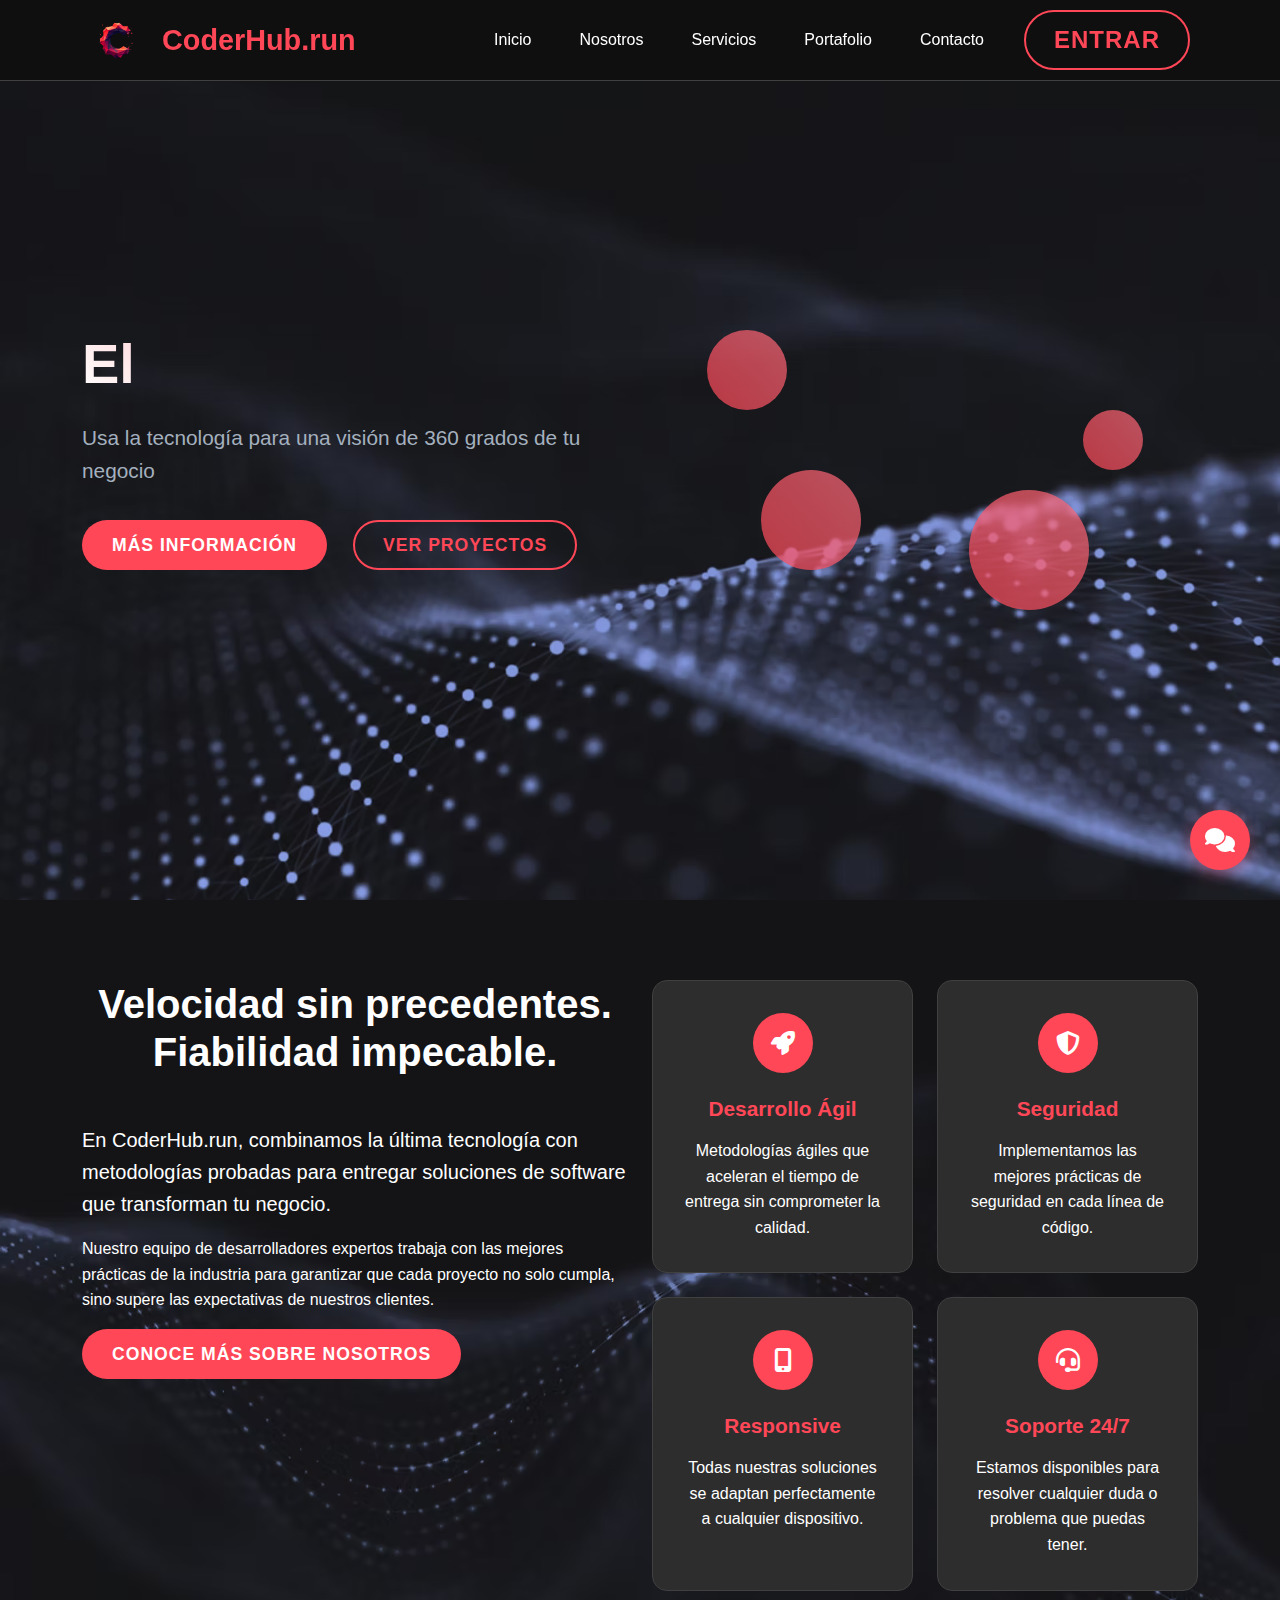
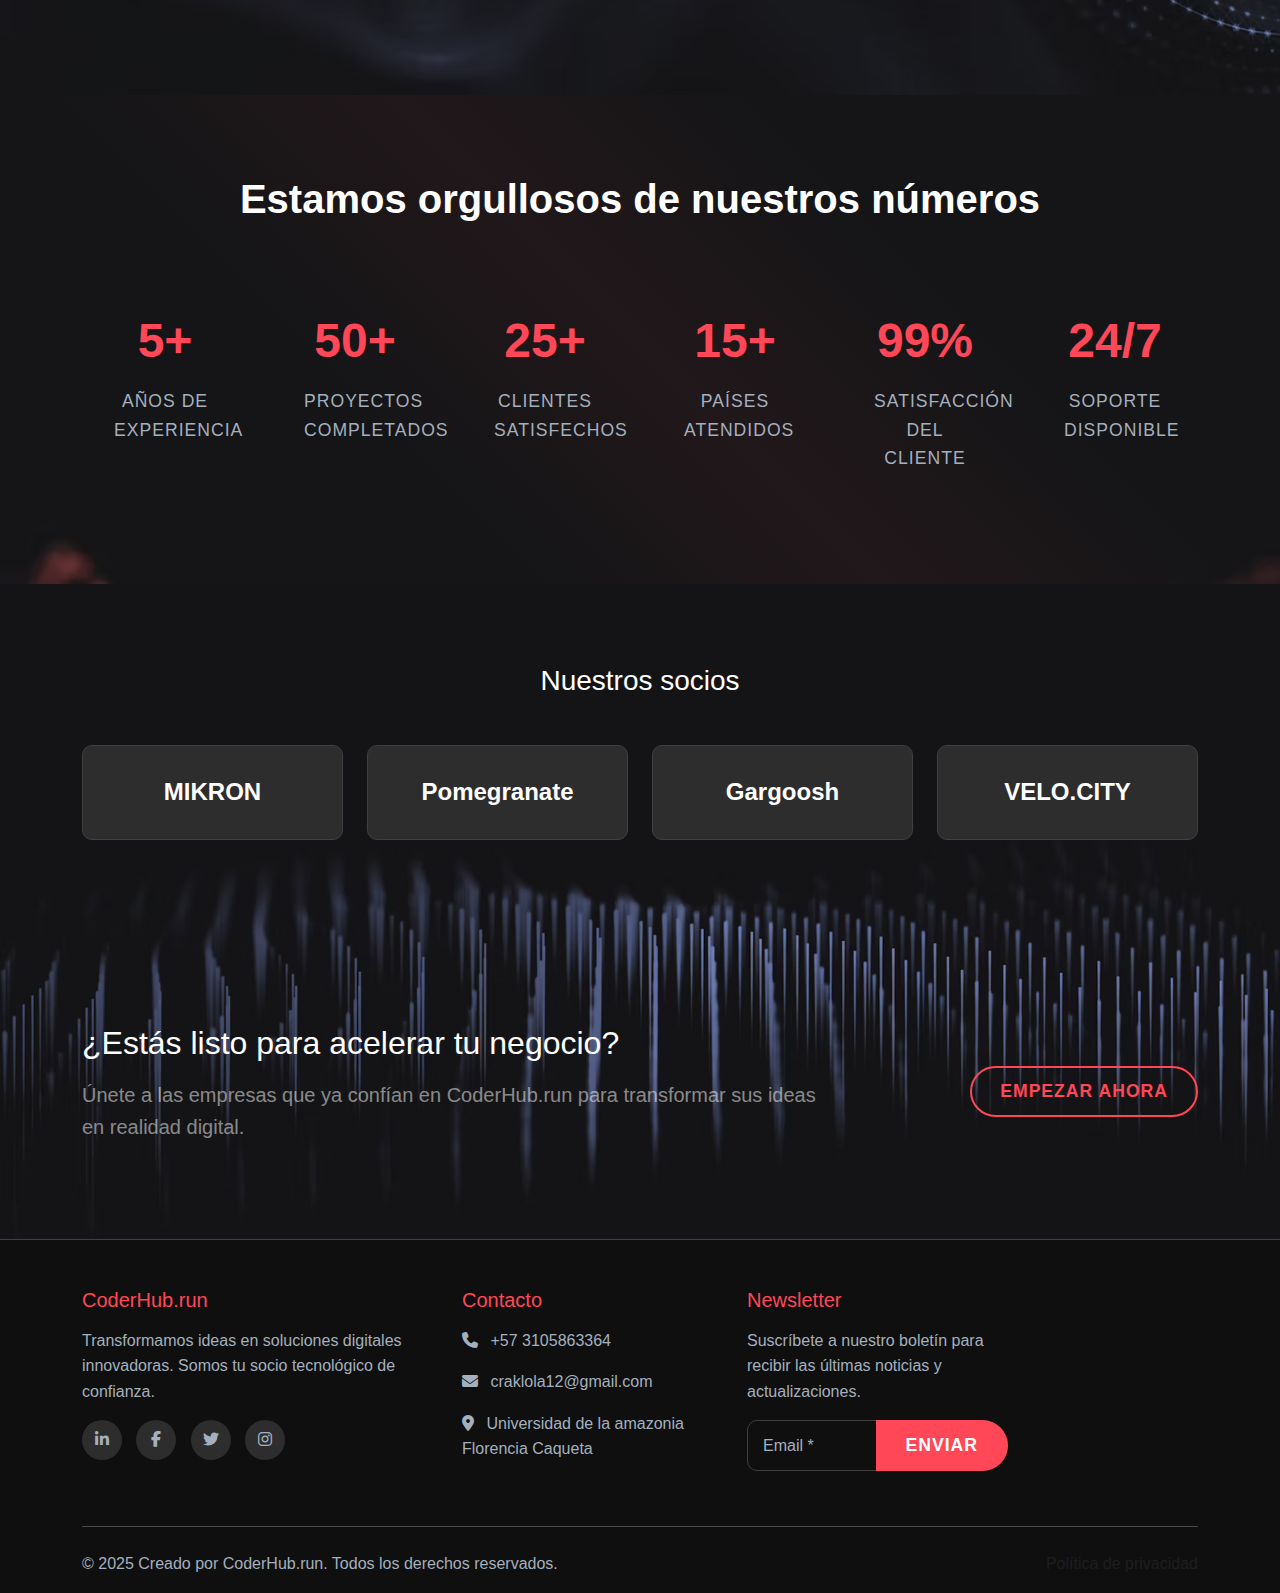
<file: index.html>
<!DOCTYPE html>
<html lang="es">

<head>
    <meta charset="UTF-8">
    <meta name="viewport" content="width=device-width, initial-scale=1.0">
    <title>CoderHub.run - El nuevo estándar en desarrollo de software</title>

    <!-- Bootstrap CSS -->
    <link href="https://cdn.jsdelivr.net/npm/bootstrap@5.3.0/dist/css/bootstrap.min.css" rel="stylesheet">
    <!-- Animate.css -->
    <link rel="stylesheet" href="https://cdnjs.cloudflare.com/ajax/libs/animate.css/4.1.1/animate.min.css">
    <!-- Font Awesome -->
    <link rel="stylesheet" href="https://cdnjs.cloudflare.com/ajax/libs/font-awesome/6.4.0/css/all.min.css">
    <!--CSS -->
    <link rel="stylesheet" href="css/styles.css">
</head>

<body>
    <!-- Navegacion -->
    <nav class="navbar navbar-expand-lg navbar-dark">
        <div class="container">
            <a class="navbar-brand" href="index.html">
                <img src="images/logo.png" class="logo-icon">
                CoderHub.run
            </a>

            <button class="navbar-toggler" type="button" data-bs-toggle="collapse" data-bs-target="#navbarNav">
                <span class="navbar-toggler-icon"></span>
            </button>
            <div class="collapse navbar-collapse" id="navbarNav">
                <ul class="navbar-nav ms-auto">
                    <li class="nav-item">
                        <a class="nav-link" href="index.html">Inicio</a>
                    </li>
                    <li class="nav-item">
                        <a class="nav-link" href="html/about.html">Nosotros</a>
                    </li>
                    <li class="nav-item">
                        <a class="nav-link" href="html/services.html">Servicios</a>
                    </li>
                    <li class="nav-item">
                        <a class="nav-link" href="html/portfolio.html">Portafolio</a>
                    </li>
                    <li class="nav-item">
                        <a class="nav-link" href="html/contact.html">Contacto</a>
                    </li>
                </ul>
                <div class="ms-3" >
                    <a href="html/contact.html" class="btn btn-outline me-2" style="font-size: 1.5rem;">Entrar</a>
                </div>
            </div>
        </div>
    </nav>

    <!-- Main Section -->
    <main class="hero hero-index">
        <div class="container">
            <div class="row align-items-center">
                <div class="col-lg-6">
                    <div class="hero-content">
                        <h1 class="animate__animated animate__fadeInUp">El nuevo estándar en desarrollo de software</h1>
                        <p class="animate__animated animate__fadeInUp animate__delay-1s">Usa la tecnología para una
                            visión de 360 grados de tu negocio</p>
                        <div class="animate__animated animate__fadeInUp animate__delay-2s">
                            <a href="html/contact.html" class="btn btn-primary btn-lg me-3">Más información</a>
                            <a href="html/portfolio.html" class="btn btn-outline btn-lg">Ver proyectos</a>
                        </div>
                    </div>
                </div>
                <div class="col-lg-6">
                    <div class="text-center">
                        <div class="hero-visual animate__animated animate__fadeInRight animate__delay-1s">
                            <div class="floating-elements">
                                <div class="element element-1"></div>
                                <div class="element element-2"></div>
                                <div class="element element-3"></div>
                                <div class="element element-4"></div>
                            </div>
                        </div>
                    </div>
                </div>
            </div>
        </div>
    </main>

    <!-- Features Section -->
    <section class="section section-feature bg-darker">
        <div class="container">
            <div class="row">
                <div class="col-lg-6">
                    <div class="feature-content">
                        <h2 class="section-title text-start">Velocidad sin precedentes. Fiabilidad impecable.</h2>
                        <p class="lead">En CoderHub.run, combinamos la última tecnología con metodologías probadas para
                            entregar soluciones de software que transforman tu negocio.</p>
                        <p>Nuestro equipo de desarrolladores expertos trabaja con las mejores prácticas de la industria
                            para garantizar que cada proyecto no solo cumpla, sino supere las expectativas de nuestros
                            clientes.</p>
                        <a href="html/about.html" class="btn btn-primary">Conoce más sobre nosotros</a>
                    </div>
                </div>
                <div class="col-lg-6">
                    <div class="row">
                        <div class="col-md-6 mb-4">
                            <div class="card h-100">
                                <div class="card-body text-center">
                                    <div class="service-icon mx-auto">
                                        <i class="fas fa-rocket"></i>
                                    </div>
                                    <h5 class="card-title">Desarrollo Ágil</h5>
                                    <p class="card-text">Metodologías ágiles que aceleran el tiempo de entrega sin
                                        comprometer la calidad.</p>
                                </div>
                            </div>
                        </div>
                        <div class="col-md-6 mb-4">
                            <div class="card h-100">
                                <div class="card-body text-center">
                                    <div class="service-icon mx-auto">
                                        <i class="fas fa-shield-alt"></i>
                                    </div>
                                    <h5 class="card-title">Seguridad</h5>
                                    <p class="card-text">Implementamos las mejores prácticas de seguridad en cada línea
                                        de código.</p>
                                </div>
                            </div>
                        </div>
                        <div class="col-md-6 mb-4">
                            <div class="card h-100">
                                <div class="card-body text-center">
                                    <div class="service-icon mx-auto">
                                        <i class="fas fa-mobile-alt"></i>
                                    </div>
                                    <h5 class="card-title">Responsive</h5>
                                    <p class="card-text">Todas nuestras soluciones se adaptan perfectamente a cualquier
                                        dispositivo.</p>
                                </div>
                            </div>
                        </div>
                        <div class="col-md-6 mb-4">
                            <div class="card h-100">
                                <div class="card-body text-center">
                                    <div class="service-icon mx-auto">
                                        <i class="fas fa-headset"></i>
                                    </div>
                                    <h5 class="card-title">Soporte 24/7</h5>
                                    <p class="card-text">Estamos disponibles para resolver cualquier duda o problema que
                                        puedas tener.</p>
                                </div>
                            </div>
                        </div>
                    </div>
                </div>
            </div>
        </div>
    </section>

    <!-- Statistics Section -->
    <section class="stats-section">
        <div class="container">
            <h2 class="section-title">Estamos orgullosos de nuestros números</h2>
            <div class="row">
                <div class="col-lg-2 col-md-4 col-6">
                    <div class="stat-item">
                        <span class="stat-number">5+</span>
                        <div class="stat-label">Años de experiencia</div>
                    </div>
                </div>
                <div class="col-lg-2 col-md-4 col-6">
                    <div class="stat-item">
                        <span class="stat-number">50+</span>
                        <div class="stat-label">Proyectos completados</div>
                    </div>
                </div>
                <div class="col-lg-2 col-md-4 col-6">
                    <div class="stat-item">
                        <span class="stat-number">25+</span>
                        <div class="stat-label">Clientes satisfechos</div>
                    </div>
                </div>
                <div class="col-lg-2 col-md-4 col-6">
                    <div class="stat-item">
                        <span class="stat-number">15+</span>
                        <div class="stat-label">Países atendidos</div>
                    </div>
                </div>
                <div class="col-lg-2 col-md-4 col-6">
                    <div class="stat-item">
                        <span class="stat-number">99%</span>
                        <div class="stat-label">Satisfacción del cliente</div>
                    </div>
                </div>
                <div class="col-lg-2 col-md-4 col-6">
                    <div class="stat-item">
                        <span class="stat-number">24/7</span>
                        <div class="stat-label">Soporte disponible</div>
                    </div>
                </div>
            </div>
        </div>
    </section>


    <section class="partners-section-cta">
        <!-- Partners Section -->
        <section class="section partners-section">
            <div class="container">
                <h3 class="text-center mb-5">Nuestros socios</h3>
                <div class="row align-items-center">
                    <div class="col-lg-3 col-md-6 text-center mb-4">
                        <div class="partner-logo">
                            <h4>MIKRON</h4>
                        </div>
                    </div>
                    <div class="col-lg-3 col-md-6 text-center mb-4">
                        <div class="partner-logo">
                            <h4>Pomegranate</h4>
                        </div>
                    </div>
                    <div class="col-lg-3 col-md-6 text-center mb-4">
                        <div class="partner-logo">
                            <h4>Gargoosh</h4>
                        </div>
                    </div>
                    <div class="col-lg-3 col-md-6 text-center mb-4">
                        <div class="partner-logo">
                            <h4>VELO.CITY</h4>
                        </div>
                    </div>
                </div>
            </div>
        </section>

        <!-- CTA Section -->
        <section class="section cta-section">
            <div class="container">
                <div class="row align-items-center">
                    <div class="col-lg-8">
                        <h2 class="text-white mb-3">¿Estás listo para acelerar tu negocio?</h2>
                        <p class="text-white-50 lead">Únete a las empresas que ya confían en CoderHub.run para
                            transformar sus ideas en realidad digital.</p>
                    </div>
                    <div class="col-lg-4 text-lg-end">
                        <a href="html/contact.html" class="btn btn-outline btn-lg">Empezar ahora</a>
                    </div>
                </div>
            </div>
        </section>
    </section>
    <!-- Partners Section -->

    <!-- Footer -->
    <footer class="footer">
        <div class="container">
            <div class="row">
                <div class="col-lg-4 mb-4">
                    <h5>CoderHub.run</h5>
                    <p>Transformamos ideas en soluciones digitales innovadoras. Somos tu socio tecnológico de confianza.
                    </p>
                    <div class="social-links">
                        <a href="#"><i class="fab fa-linkedin-in"></i></a>
                        <a href="#"><i class="fab fa-facebook-f"></i></a>
                        <a href="#"><i class="fab fa-twitter"></i></a>
                        <a href="#"><i class="fab fa-instagram"></i></a>
                    </div>
                </div>
                <div class="col-lg-3 col-md-6 mb-4">
                    <h5>Contacto</h5>
                    <p><i class="fas fa-phone me-2"></i> +57 3105863364</p>
                    <p><i class="fas fa-envelope me-2"></i> craklola12@gmail.com</p>
                    <p><i class="fas fa-map-marker-alt me-2"></i> Universidad de la amazonia<br>Florencia Caqueta
                    </p>
                </div>
                <div class="col-lg-3 mb-4">
                    <h5>Newsletter</h5>
                    <p>Suscríbete a nuestro boletín para recibir las últimas noticias y actualizaciones.</p>
                    <div class="input-group">
                        <input type="email" class="form-control" placeholder="Email *">
                        <button class="btn btn-primary" type="button">Enviar</button>
                    </div>
                </div>
            </div>
            <hr class="my-4">
            <div class="row align-items-center">
                <div class="col-md-6">
                    <p class="mb-0">&copy; 2025 Creado por CoderHub.run. Todos los derechos reservados.</p>
                </div>
                <div class="col-md-6 text-md-end">
                    <a href="#" class="text-muted">Política de privacidad</a>
                </div>
            </div>
        </div>
    </footer>

    <!-- Floating Chat Button -->
    <a href="html/contact.html" class="floating-chat">
        <i class="fas fa-comments"></i>
    </a>

    <!-- Bootstrap JS -->
    <script src="https://cdn.jsdelivr.net/npm/bootstrap@5.3.0/dist/js/bootstrap.bundle.min.js"></script>
    <!-- Custom JS -->
    <script src="js/main.js"></script>
</body>

</html>
</file>
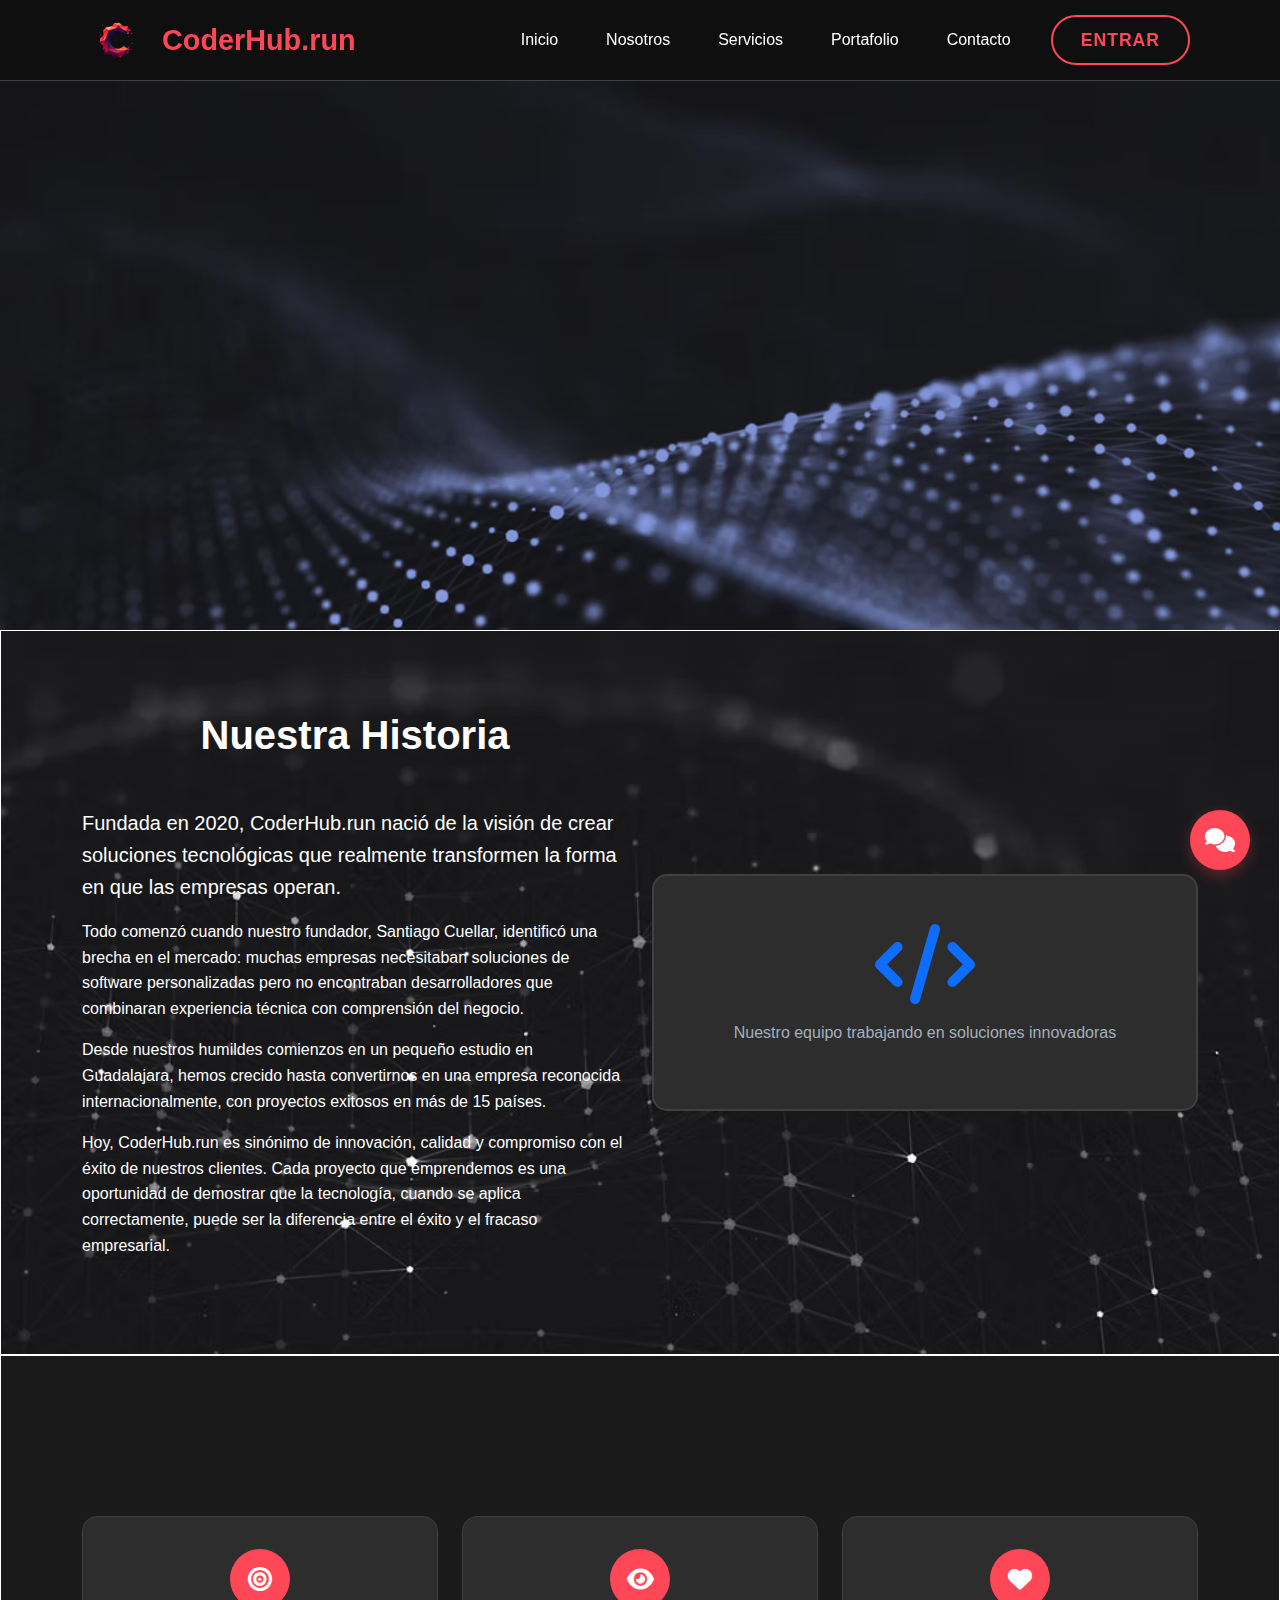
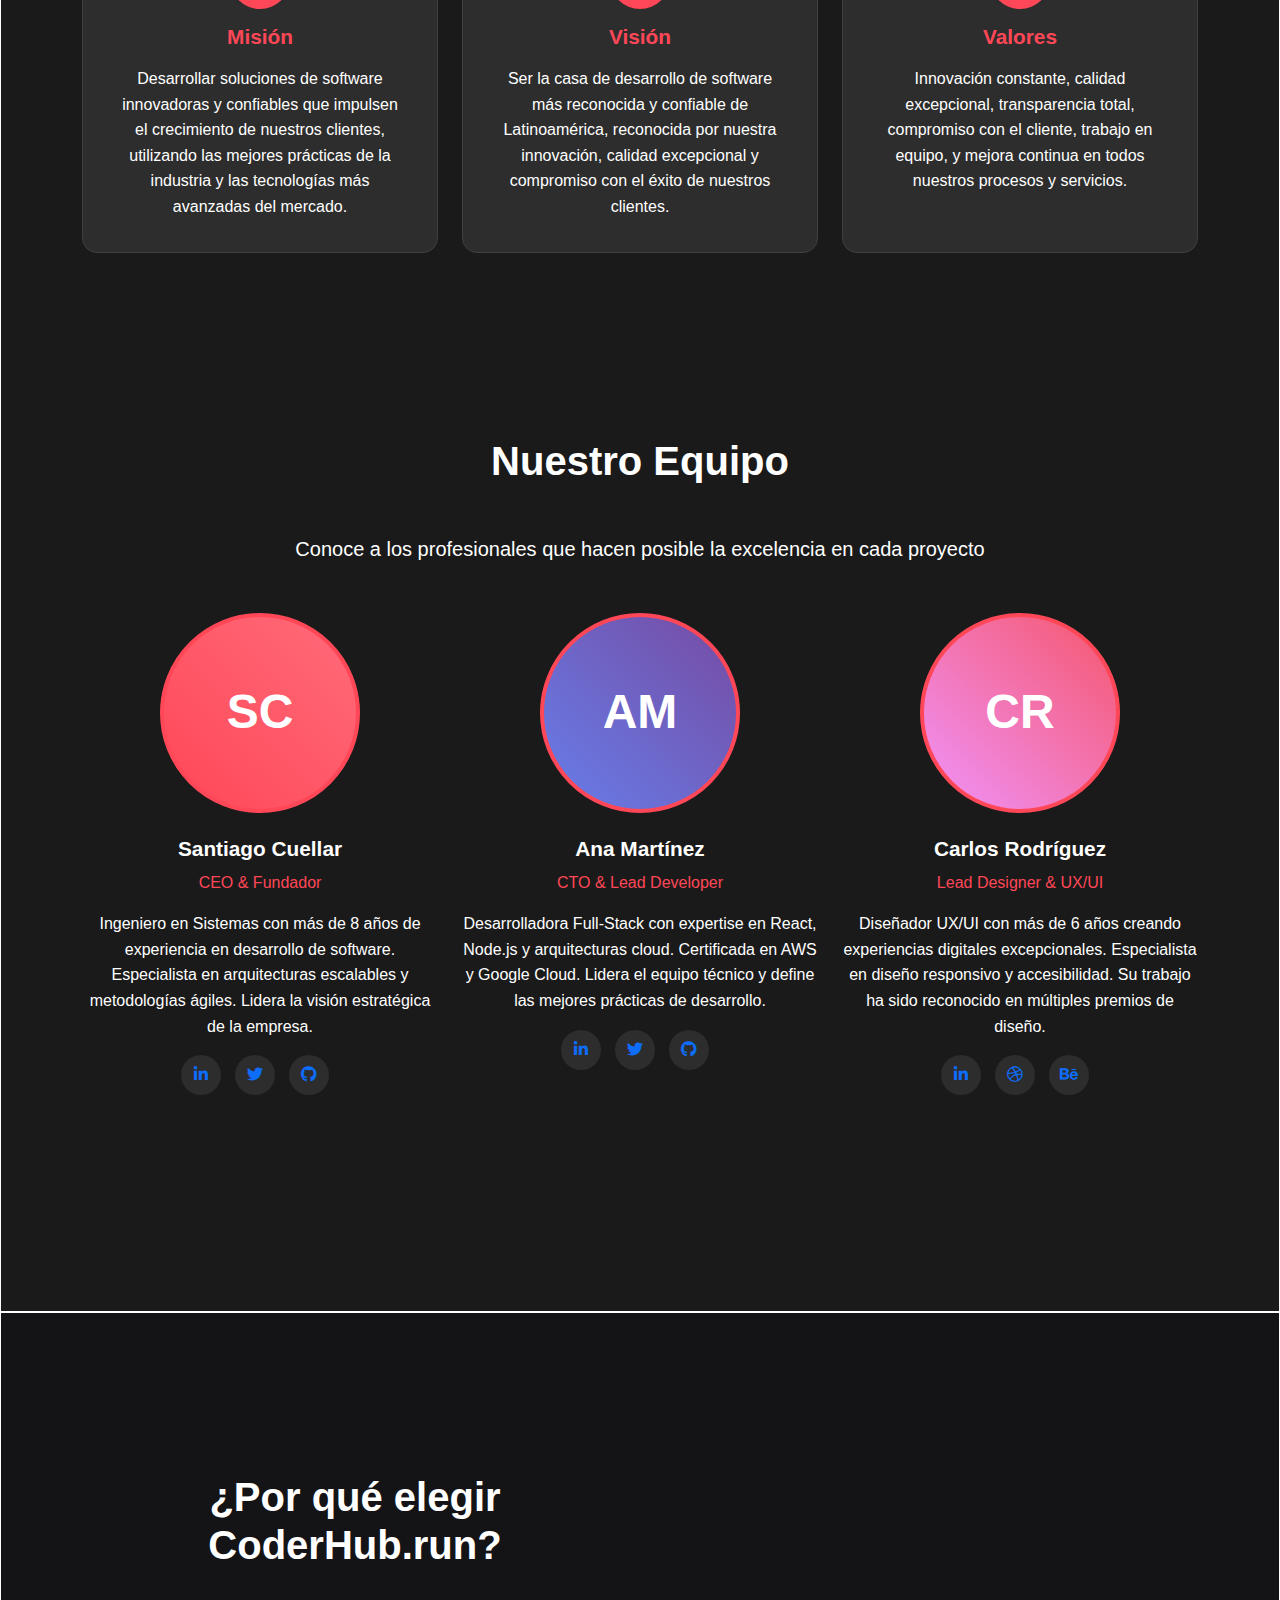
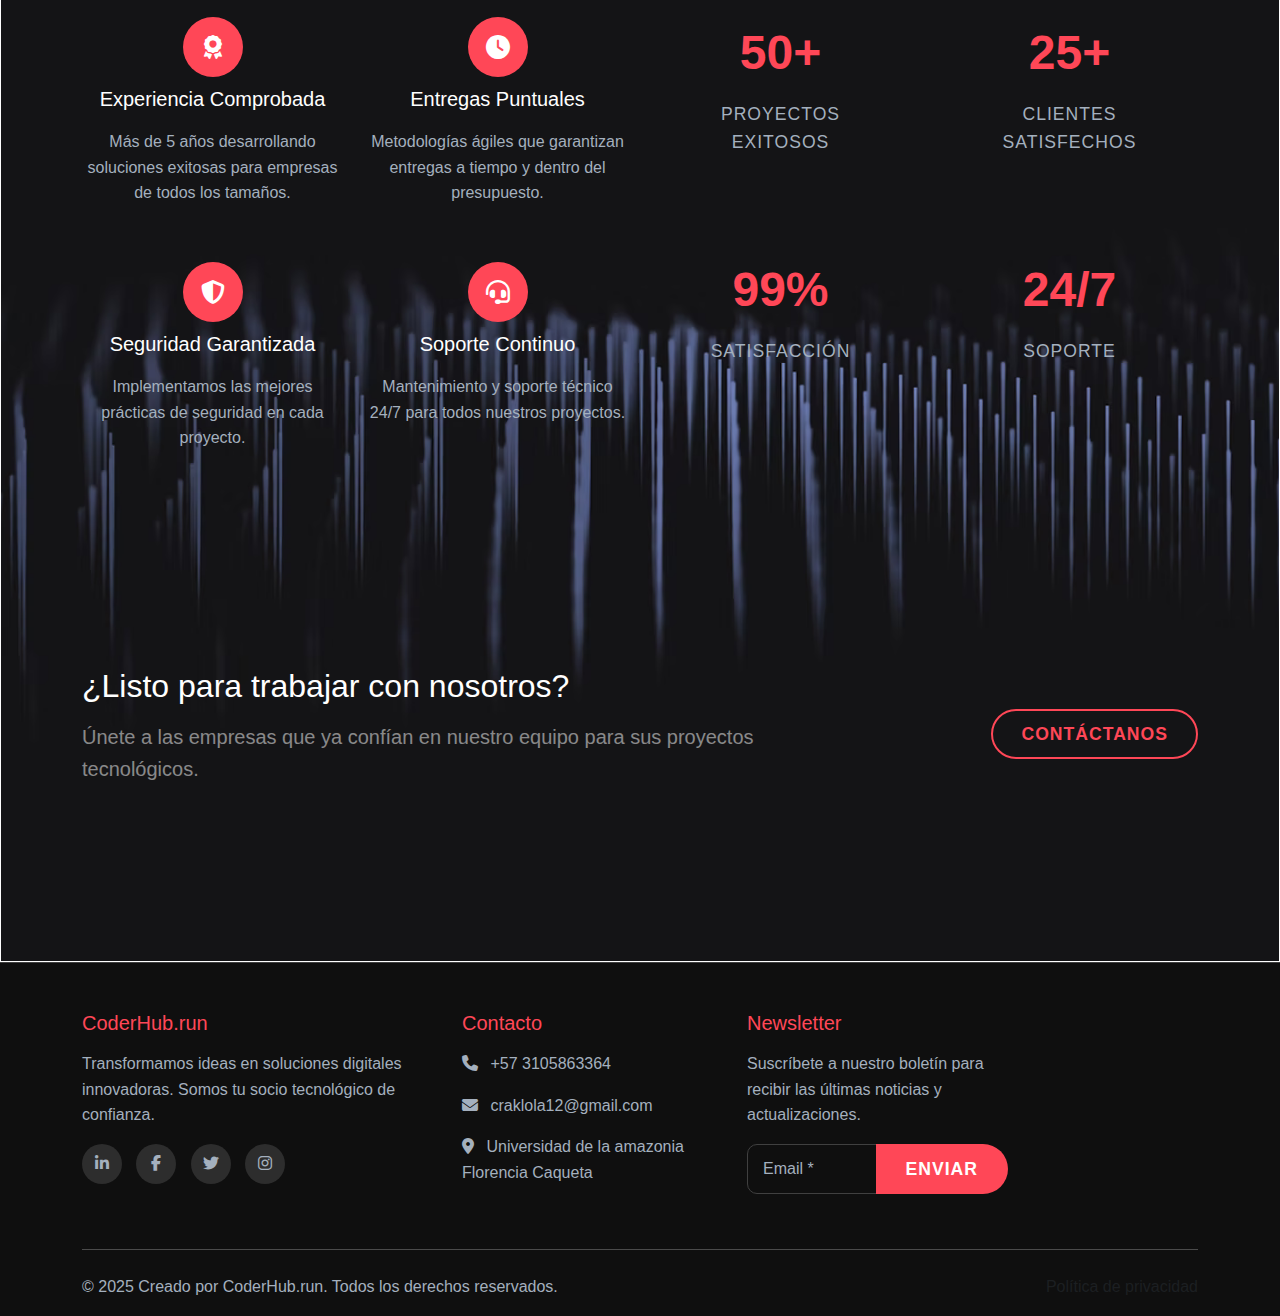
<file: html/about.html>
<!DOCTYPE html>
<html lang="es">

<head>
    <meta charset="UTF-8">
    <meta name="viewport" content="width=device-width, initial-scale=1.0">
    <title>Nosotros - CoderHub.run</title>
    <meta name="description"
        content="Conoce la historia, misión, visión y valores de CoderHub.run. Nuestro equipo de desarrolladores expertos está listo para transformar tu negocio.">

    <!-- Bootstrap CSS -->
    <link href="https://cdn.jsdelivr.net/npm/bootstrap@5.3.0/dist/css/bootstrap.min.css" rel="stylesheet">
    <!-- Animate.css -->
    <link rel="stylesheet" href="https://cdnjs.cloudflare.com/ajax/libs/animate.css/4.1.1/animate.min.css">
    <!-- Font Awesome -->
    <link rel="stylesheet" href="https://cdnjs.cloudflare.com/ajax/libs/font-awesome/6.4.0/css/all.min.css">
    <!-- Custom CSS -->
    <link rel="stylesheet" href="../css/styles.css">
</head>

<body>
    <!-- Navigation -->
    <nav class="navbar navbar-expand-lg navbar-dark">
        <div class="container">
            <a class="navbar-brand" href="../index.html">
                <img src="../images/logo.png" class="logo-icon">
                CoderHub.run
            </a>

            <button class="navbar-toggler" type="button" data-bs-toggle="collapse" data-bs-target="#navbarNav">
                <span class="navbar-toggler-icon"></span>
            </button>

            <div class="collapse navbar-collapse" id="navbarNav">
                <ul class="navbar-nav ms-auto">
                    <li class="nav-item">
                        <a class="nav-link" href="../index.html">Inicio</a>
                    </li>
                    <li class="nav-item">
                        <a class="nav-link active" href="about.html">Nosotros</a>
                    </li>
                    <li class="nav-item">
                        <a class="nav-link" href="services.html">Servicios</a>
                    </li>
                    <li class="nav-item">
                        <a class="nav-link" href="portfolio.html">Portafolio</a>
                    </li>
                    <li class="nav-item">
                        <a class="nav-link" href="contact.html">Contacto</a>
                    </li>
                </ul>
                <div class="ms-3">
                    <a href="contact.html" class="btn btn-outline me-2">Entrar</a>
                </div>
            </div>
        </div>
    </nav>

    <!-- Hero Section -->
    <section class="hero" style="min-height: 70vh;">
        <div class="container">
            <div class="row align-items-center">
                <div class="col-lg-8 mx-auto text-center">
                    <h1 class="animate__animated animate__fadeInUp">Sobre Nosotros</h1>
                    <p class="lead animate__animated animate__fadeInUp">Conoce la historia, misión y el equipo detrás de
                        CoderHub.run</p>
                </div>
            </div>
        </div>
    </section>

    <!-- Company History -->
    <section class="section section-history">
        <div class="container">
            <div class="row align-items-center">
                <div class="col-lg-6">
                    <h2 class="section-title text-start">Nuestra Historia</h2>
                    <p class="lead">Fundada en 2020, CoderHub.run nació de la visión de crear soluciones tecnológicas
                        que realmente transformen la forma en que las empresas operan.</p>
                    <p>Todo comenzó cuando nuestro fundador, Santiago Cuellar, identificó una brecha en el mercado:
                        muchas empresas necesitaban soluciones de software personalizadas pero no encontraban
                        desarrolladores que combinaran experiencia técnica con comprensión del negocio.</p>
                    <p>Desde nuestros humildes comienzos en un pequeño estudio en Guadalajara, hemos crecido hasta
                        convertirnos en una empresa reconocida internacionalmente, con proyectos exitosos en más de 15
                        países.</p>
                    <p>Hoy, CoderHub.run es sinónimo de innovación, calidad y compromiso con el éxito de nuestros
                        clientes. Cada proyecto que emprendemos es una oportunidad de demostrar que la tecnología,
                        cuando se aplica correctamente, puede ser la diferencia entre el éxito y el fracaso empresarial.
                    </p>
                </div>
                <div class="col-lg-6">
                    <div class="about-image">
                        <div class="image-placeholder">
                            <i class="fas fa-code fa-5x text-primary"></i>
                            <p class="mt-3">Nuestro equipo trabajando en soluciones innovadoras</p>
                        </div>
                    </div>
                </div>
            </div>
        </div>
    </section>


    <section class="section section-history-values">
        <!-- Mission, Vision, Values -->
        <section class="section section-values">
            <div class="container">
                <div class="row">
                    <div class="col-lg-4 mb-4">
                        <div class="card h-100 text-center">
                            <div class="card-body">
                                <div class="service-icon mx-auto mb-3">
                                    <i class="fas fa-bullseye"></i>
                                </div>
                                <h4 class="card-title">Misión</h4>
                                <p class="card-text">Desarrollar soluciones de software innovadoras y confiables que
                                    impulsen el crecimiento de nuestros clientes, utilizando las mejores prácticas de la
                                    industria y las tecnologías más avanzadas del mercado.</p>
                            </div>
                        </div>
                    </div>
                    <div class="col-lg-4 mb-4">
                        <div class="card h-100 text-center">
                            <div class="card-body">
                                <div class="service-icon mx-auto mb-3">
                                    <i class="fas fa-eye"></i>
                                </div>
                                <h4 class="card-title">Visión</h4>
                                <p class="card-text">Ser la casa de desarrollo de software más reconocida y confiable de
                                    Latinoamérica, reconocida por nuestra innovación, calidad excepcional y compromiso
                                    con el éxito de nuestros clientes.</p>
                            </div>
                        </div>
                    </div>
                    <div class="col-lg-4 mb-4">
                        <div class="card h-100 text-center">
                            <div class="card-body">
                                <div class="service-icon mx-auto mb-3">
                                    <i class="fas fa-heart"></i>
                                </div>
                                <h4 class="card-title">Valores</h4>
                                <p class="card-text">Innovación constante, calidad excepcional, transparencia total,
                                    compromiso con el cliente, trabajo en equipo, y mejora continua en todos nuestros
                                    procesos y servicios.</p>
                            </div>
                        </div>
                    </div>
                </div>
            </div>
        </section>

        <!-- Team Section -->
        <section class="section section-team">
            <div class="container">
                <h2 class="section-title">Nuestro Equipo</h2>
                <p class="text-center lead mb-5">Conoce a los profesionales que hacen posible la excelencia en cada
                    proyecto</p>

                <div class="row">
                    <div class="col-lg-4 col-md-6 mb-4">
                        <div class="team-member">
                            <div class="team-photo-container">
                                <div class="team-photo"
                                    style="background: linear-gradient(45deg, var(--primary-color), var(--accent-color)); display: flex; align-items: center; justify-content: center; color: white; font-size: 3rem; font-weight: bold;">
                                    SC
                                </div>
                            </div>
                            <h4 class="team-name">Santiago Cuellar</h4>
                            <p class="team-role">CEO & Fundador</p>
                            <p class="team-description">Ingeniero en Sistemas con más de 8 años de experiencia en
                                desarrollo de software. Especialista en arquitecturas escalables y metodologías ágiles.
                                Lidera la visión estratégica de la empresa.</p>
                            <div class="social-links">
                                <a href="#"><i class="fab fa-linkedin-in"></i></a>
                                <a href="#"><i class="fab fa-twitter"></i></a>
                                <a href="#"><i class="fab fa-github"></i></a>
                            </div>
                        </div>
                    </div>

                    <div class="col-lg-4 col-md-6 mb-4">
                        <div class="team-member">
                            <div class="team-photo-container">
                                <div class="team-photo"
                                    style="background: linear-gradient(45deg, #667eea, #764ba2); display: flex; align-items: center; justify-content: center; color: white; font-size: 3rem; font-weight: bold;">
                                    AM
                                </div>
                            </div>
                            <h4 class="team-name">Ana Martínez</h4>
                            <p class="team-role">CTO & Lead Developer</p>
                            <p class="team-description">Desarrolladora Full-Stack con expertise en React, Node.js y
                                arquitecturas cloud. Certificada en AWS y Google Cloud. Lidera el equipo técnico y
                                define las mejores prácticas de desarrollo.</p>
                            <div class="social-links">
                                <a href="#"><i class="fab fa-linkedin-in"></i></a>
                                <a href="#"><i class="fab fa-twitter"></i></a>
                                <a href="#"><i class="fab fa-github"></i></a>
                            </div>
                        </div>
                    </div>

                    <div class="col-lg-4 col-md-6 mb-4">
                        <div class="team-member">
                            <div class="team-photo-container">
                                <div class="team-photo"
                                    style="background: linear-gradient(45deg, #f093fb, #f5576c); display: flex; align-items: center; justify-content: center; color: white; font-size: 3rem; font-weight: bold;">
                                    CR
                                </div>
                            </div>
                            <h4 class="team-name">Carlos Rodríguez</h4>
                            <p class="team-role">Lead Designer & UX/UI</p>
                            <p class="team-description">Diseñador UX/UI con más de 6 años creando experiencias digitales
                                excepcionales. Especialista en diseño responsivo y accesibilidad. Su trabajo ha sido
                                reconocido en múltiples premios de diseño.</p>
                            <div class="social-links">
                                <a href="#"><i class="fab fa-linkedin-in"></i></a>
                                <a href="#"><i class="fab fa-dribbble"></i></a>
                                <a href="#"><i class="fab fa-behance"></i></a>
                            </div>
                        </div>
                    </div>
                </div>
            </div>
        </section>
    </section>

    <!-- Why Choose Us -->
    <section class="section section-chosee-cta">

        <section class="section section-chosee">
            <div class="container">
                <div class="row align-items-center">
                    <div class="col-lg-6 section-title-container">
                        <h2 class="section-title text-start">¿Por qué elegir CoderHub.run?</h2>
                        <div class="row">
                            <div class="col-md-6 mb-4">
                                <div class="feature-item">
                                    <div class="service-icon">
                                        <i class="fas fa-award"></i>
                                    </div>
                                    <h5>Experiencia Comprobada</h5>
                                    <p>Más de 5 años desarrollando soluciones exitosas para empresas de todos los
                                        tamaños.</p>
                                </div>
                            </div>
                            <div class="col-md-6 mb-4">
                                <div class="feature-item">
                                    <div class="service-icon">
                                        <i class="fas fa-clock"></i>
                                    </div>
                                    <h5>Entregas Puntuales</h5>
                                    <p>Metodologías ágiles que garantizan entregas a tiempo y dentro del presupuesto.
                                    </p>
                                </div>
                            </div>
                            <div class="col-md-6 mb-4">
                                <div class="feature-item">
                                    <div class="service-icon">
                                        <i class="fas fa-shield-alt"></i>
                                    </div>
                                    <h5>Seguridad Garantizada</h5>
                                    <p>Implementamos las mejores prácticas de seguridad en cada proyecto.</p>
                                </div>
                            </div>
                            <div class="col-md-6 mb-4">
                                <div class="feature-item">
                                    <div class="service-icon">
                                        <i class="fas fa-headset"></i>
                                    </div>
                                    <h5>Soporte Continuo</h5>
                                    <p>Mantenimiento y soporte técnico 24/7 para todos nuestros proyectos.</p>
                                </div>
                            </div>
                        </div>
                    </div>
                    <div class="col-lg-6">
                        <div class="stats-grid">
                            <div class="stat-item">
                                <span class="stat-number">50+</span>
                                <div class="stat-label">Proyectos Exitosos</div>
                            </div>
                            <div class="stat-item">
                                <span class="stat-number">25+</span>
                                <div class="stat-label">Clientes Satisfechos</div>
                            </div>
                            <div class="stat-item">
                                <span class="stat-number">99%</span>
                                <div class="stat-label">Satisfacción</div>
                            </div>
                            <div class="stat-item">
                                <span class="stat-number">24/7</span>
                                <div class="stat-label">Soporte</div>
                            </div>
                        </div>
                    </div>
                </div>
            </div>
        </section>

        <!-- CTA Section -->
        <section class="section section-cta">
            <div class="container">
                <div class="row align-items-center">
                    <div class="col-lg-8">
                        <h2 class="text-white mb-3">¿Listo para trabajar con nosotros?</h2>
                        <p class="text-white-50 lead">Únete a las empresas que ya confían en nuestro equipo para sus
                            proyectos tecnológicos.</p>
                    </div>
                    <div class="col-lg-4 text-lg-end">
                        <a href="contact.html" class="btn btn-outline btn-lg">Contáctanos</a>
                    </div>
                </div>
            </div>
        </section>
    </section>

    <!-- Footer -->
    <footer class="footer">
        <div class="container">
            <div class="row">
                <div class="col-lg-4 mb-4">
                    <h5>CoderHub.run</h5>
                    <p>Transformamos ideas en soluciones digitales innovadoras. Somos tu socio tecnológico de confianza.
                    </p>
                    <div class="social-links">
                        <a href="#"><i class="fab fa-linkedin-in"></i></a>
                        <a href="#"><i class="fab fa-facebook-f"></i></a>
                        <a href="#"><i class="fab fa-twitter"></i></a>
                        <a href="#"><i class="fab fa-instagram"></i></a>
                    </div>
                </div>
                <div class="col-lg-3 col-md-6 mb-4">
                    <h5>Contacto</h5>
                    <p><i class="fas fa-phone me-2"></i> +57 3105863364</p>
                    <p><i class="fas fa-envelope me-2"></i> craklola12@gmail.com</p>
                    <p><i class="fas fa-map-marker-alt me-2"></i> Universidad de la amazonia<br>Florencia Caqueta
                    </p>
                </div>
                <div class="col-lg-3 mb-4">
                    <h5>Newsletter</h5>
                    <p>Suscríbete a nuestro boletín para recibir las últimas noticias y actualizaciones.</p>
                    <div class="input-group">
                        <input type="email" class="form-control" placeholder="Email *">
                        <button class="btn btn-primary" type="button">Enviar</button>
                    </div>
                </div>
            </div>
            <hr class="my-4">
            <div class="row align-items-center">
                <div class="col-md-6">
                    <p class="mb-0">&copy; 2025 Creado por CoderHub.run. Todos los derechos reservados.</p>
                </div>
                <div class="col-md-6 text-md-end">
                    <a href="#" class="text-muted">Política de privacidad</a>
                </div>
            </div>
        </div>
    </footer>

    <!-- Floating Chat Button -->
    <a href="contact.html" class="floating-chat">
        <i class="fas fa-comments"></i>
    </a>

    <!-- Bootstrap JS -->
    <script src="https://cdn.jsdelivr.net/npm/bootstrap@5.3.0/dist/js/bootstrap.bundle.min.js"></script>
    <!-- Custom JS -->
    <script src="../js/main.js"></script>
</body>

</html>
</file>
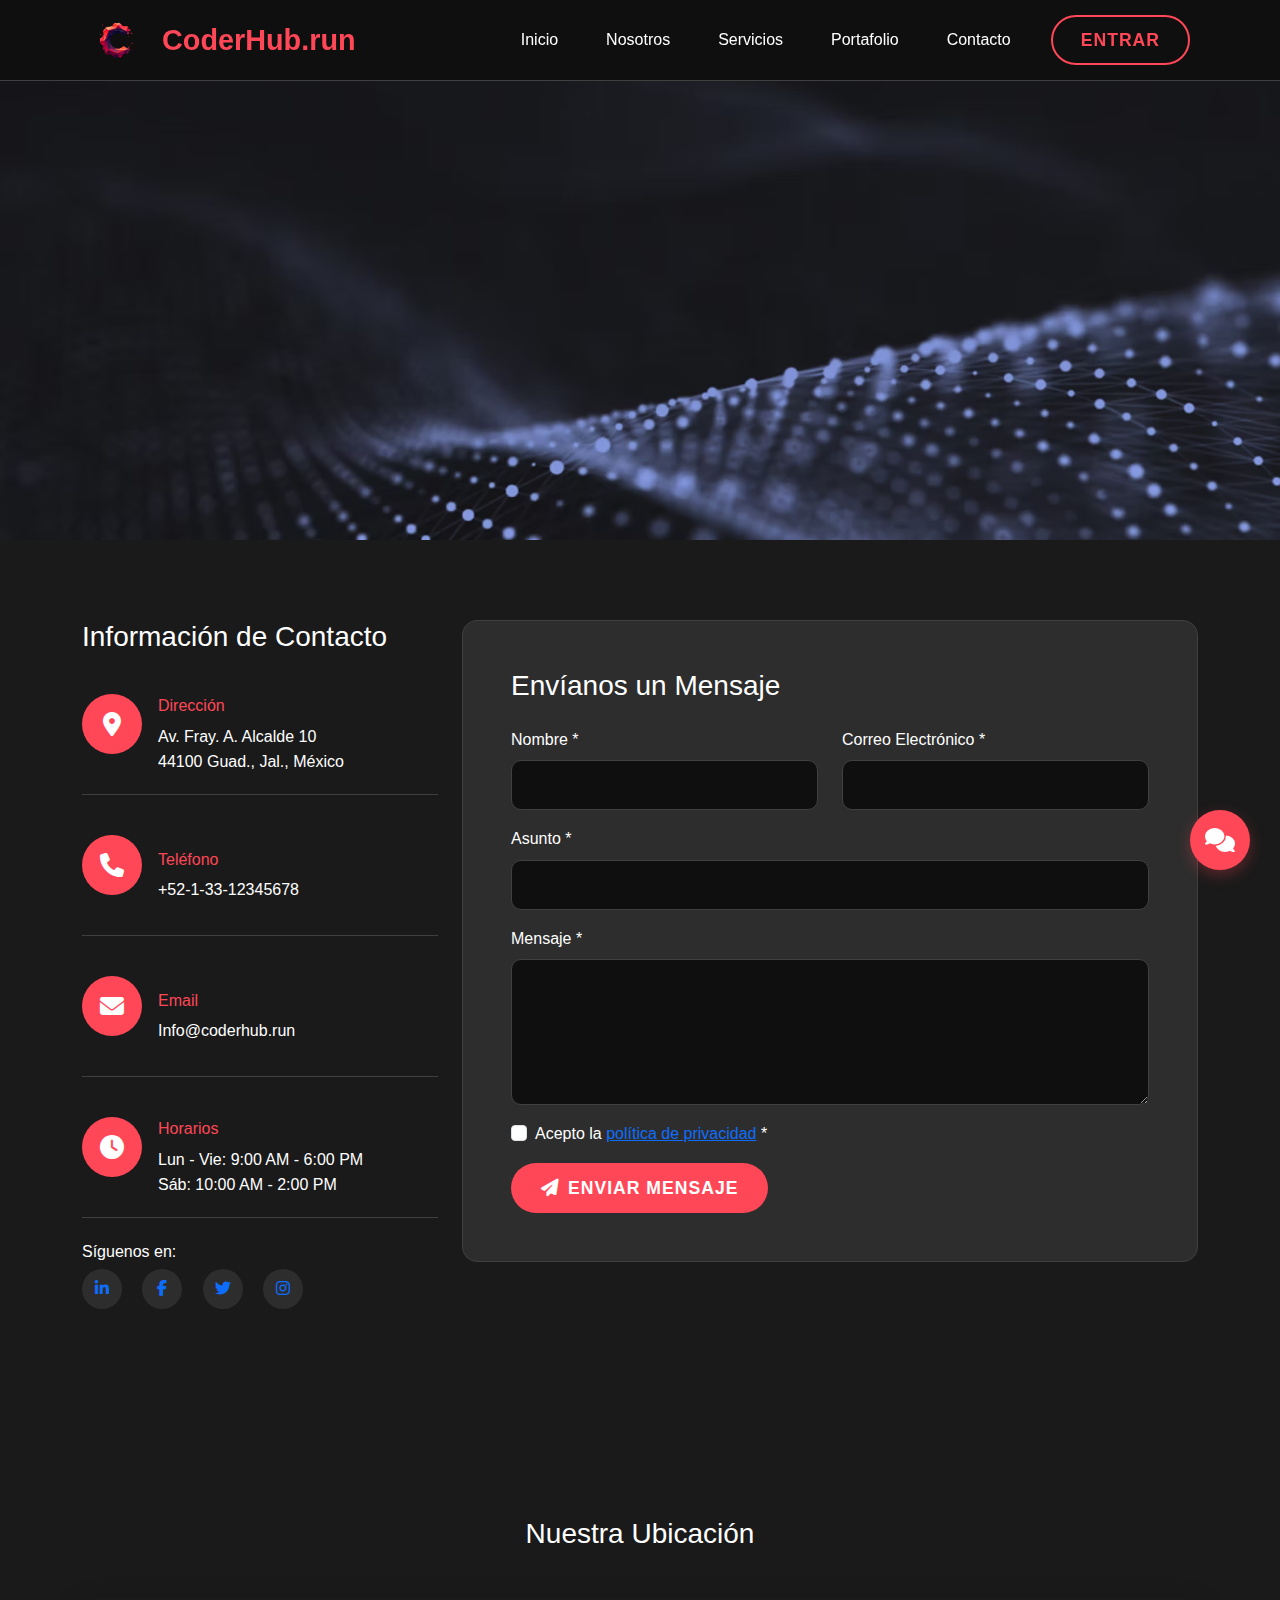
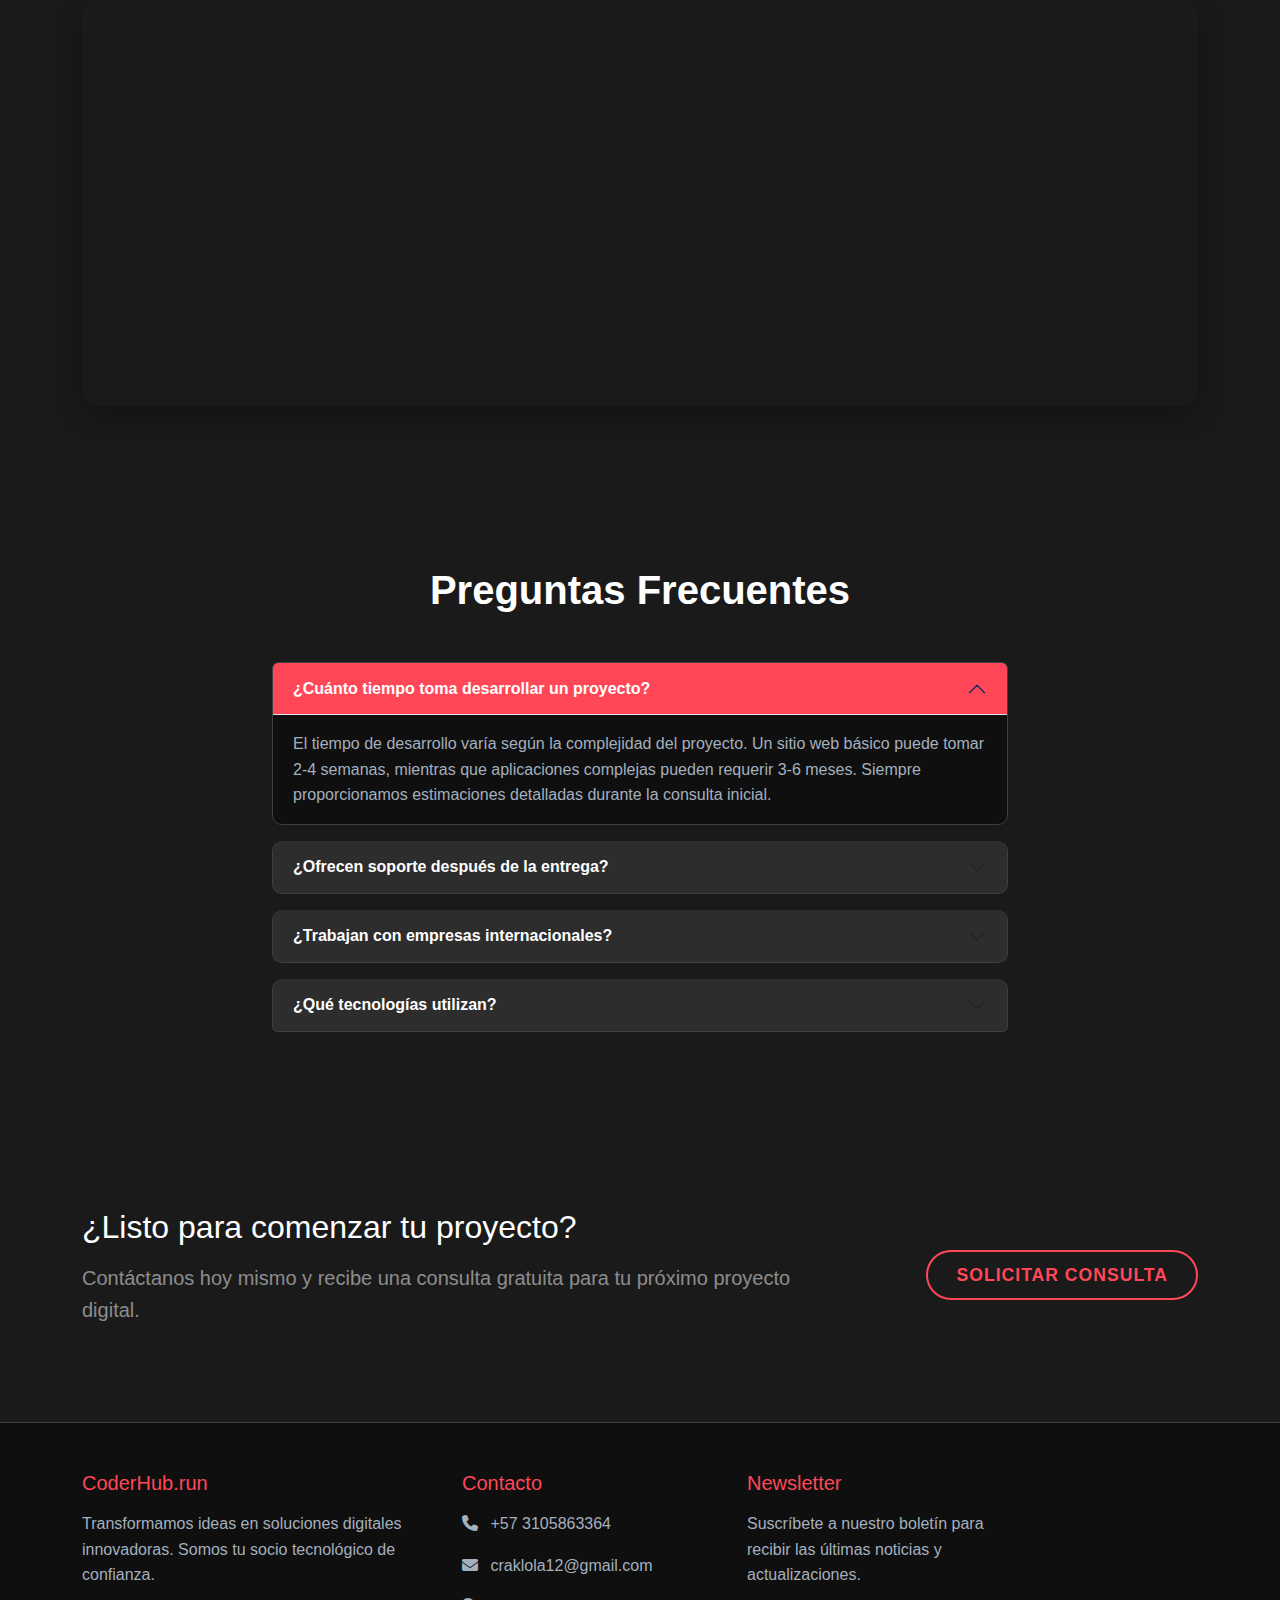
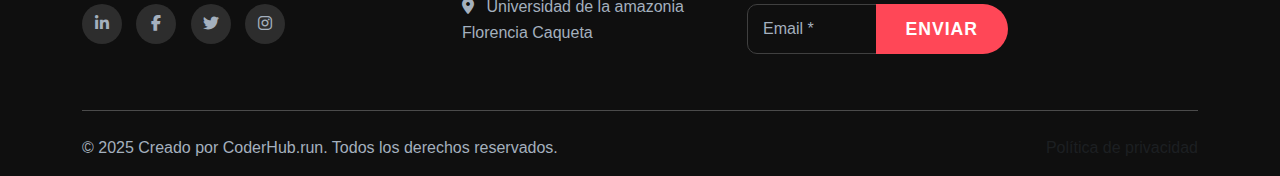
<file: html/contact.html>
<!DOCTYPE html>
<html lang="es">

<head>
    <meta charset="UTF-8">
    <meta name="viewport" content="width=device-width, initial-scale=1.0">
    <title>Contacto - CoderHub.run</title>
    <meta name="description"
        content="Contáctanos para tu próximo proyecto de desarrollo de software. Formulario de contacto, ubicación en Guadalajara y información de contacto.">

    <!-- Bootstrap CSS -->
    <link href="https://cdn.jsdelivr.net/npm/bootstrap@5.3.0/dist/css/bootstrap.min.css" rel="stylesheet">
    <!-- Animate.css -->
    <link rel="stylesheet" href="https://cdnjs.cloudflare.com/ajax/libs/animate.css/4.1.1/animate.min.css">
    <!-- Font Awesome -->
    <link rel="stylesheet" href="https://cdnjs.cloudflare.com/ajax/libs/font-awesome/6.4.0/css/all.min.css">
    <!-- Custom CSS -->
    <link rel="stylesheet" href="../css/styles.css">
</head>

<body>
    <!-- Navigation -->
    <nav class="navbar navbar-expand-lg navbar-dark">
        <div class="container">
            <a class="navbar-brand" href="../index.html">
                <img src="../images/logo.png" class="logo-icon">
                CoderHub.run
            </a>

            <button class="navbar-toggler" type="button" data-bs-toggle="collapse" data-bs-target="#navbarNav">
                <span class="navbar-toggler-icon"></span>
            </button>

            <div class="collapse navbar-collapse" id="navbarNav">
                <ul class="navbar-nav ms-auto">
                    <li class="nav-item">
                        <a class="nav-link" href="../index.html">Inicio</a>
                    </li>
                    <li class="nav-item">
                        <a class="nav-link" href="about.html">Nosotros</a>
                    </li>
                    <li class="nav-item">
                        <a class="nav-link" href="services.html">Servicios</a>
                    </li>
                    <li class="nav-item">
                        <a class="nav-link" href="portfolio.html">Portafolio</a>
                    </li>
                    <li class="nav-item">
                        <a class="nav-link active" href="contact.html">Contacto</a>
                    </li>
                </ul>
                <div class="ms-3">
                    <a href="contact.html" class="btn btn-outline me-2">Entrar</a>
                </div>
            </div>
        </div>
    </nav>

    <!-- Hero Section -->
    <section class="hero" style="min-height: 60vh;">
        <div class="container">
            <div class="row align-items-center">
                <div class="col-lg-8 mx-auto text-center">
                    <h1 class="animate__animated animate__fadeInUp">Contáctanos</h1>
                    <p class="lead animate__animated animate__fadeInUp animate__delay-1s">Estamos listos para hacer
                        realidad tu próximo proyecto digital</p>
                </div>
            </div>
        </div>
    </section>

    <!-- Contact Information -->
    <section class="section">
        <div class="container">
            <div class="row">
                <div class="col-lg-4 mb-5">
                    <div class="contact-info">
                        <h3 class="mb-4">Información de Contacto</h3>
                        <div class="contact-item mb-4">
                            <div class="d-flex align-items-center">
                                <div class="service-icon me-3">
                                    <i class="fas fa-map-marker-alt"></i>
                                </div>
                                <div>
                                    <h6>Dirección</h6>
                                    <p class="mb-0">Av. Fray. A. Alcalde 10<br>44100 Guad., Jal., México</p>
                                </div>
                            </div>
                        </div>
                        <div class="contact-item mb-4">
                            <div class="d-flex align-items-center">
                                <div class="service-icon me-3">
                                    <i class="fas fa-phone"></i>
                                </div>
                                <div>
                                    <h6>Teléfono</h6>
                                    <p class="mb-0">+52-1-33-12345678</p>
                                </div>
                            </div>
                        </div>
                        <div class="contact-item mb-4">
                            <div class="d-flex align-items-center">
                                <div class="service-icon me-3">
                                    <i class="fas fa-envelope"></i>
                                </div>
                                <div>
                                    <h6>Email</h6>
                                    <p class="mb-0">Info@coderhub.run</p>
                                </div>
                            </div>
                        </div>
                        <div class="contact-item mb-4">
                            <div class="d-flex align-items-center">
                                <div class="service-icon me-3">
                                    <i class="fas fa-clock"></i>
                                </div>
                                <div>
                                    <h6>Horarios</h6>
                                    <p class="mb-0">Lun - Vie: 9:00 AM - 6:00 PM<br>Sáb: 10:00 AM - 2:00 PM</p>
                                </div>
                            </div>
                        </div>
                        <div class="social-links mt-4">
                            <h6>Síguenos en:</h6>
                            <a href="#" class="me-3"><i class="fab fa-linkedin-in"></i></a>
                            <a href="#" class="me-3"><i class="fab fa-facebook-f"></i></a>
                            <a href="#" class="me-3"><i class="fab fa-twitter"></i></a>
                            <a href="#" class="me-3"><i class="fab fa-instagram"></i></a>
                        </div>
                    </div>
                </div>
                <div class="col-lg-8">
                    <div class="contact-form">
                        <h3 class="mb-4">Envíanos un Mensaje</h3>
                        <form id="contactForm" novalidate>
                            <div class="row">
                                <div class="col-md-6 mb-3">
                                    <label for="nombre" class="form-label">Nombre *</label>
                                    <input type="text" class="form-control" id="nombre" name="nombre" required>
                                    <div class="invalid-feedback">
                                        Por favor ingresa tu nombre.
                                    </div>
                                </div>
                                <div class="col-md-6 mb-3">
                                    <label for="email" class="form-label">Correo Electrónico *</label>
                                    <input type="email" class="form-control" id="email" name="email" required>
                                    <div class="invalid-feedback">
                                        Por favor ingresa un correo válido.
                                    </div>
                                </div>
                            </div>
                            <div class="mb-3">
                                <label for="asunto" class="form-label">Asunto *</label>
                                <input type="text" class="form-control" id="asunto" name="asunto" required>
                                <div class="invalid-feedback">
                                    Por favor ingresa el asunto.
                                </div>
                            </div>
                            <div class="mb-3">
                                <label for="mensaje" class="form-label">Mensaje *</label>
                                <textarea class="form-control" id="mensaje" name="mensaje" rows="5" required></textarea>
                                <div class="invalid-feedback">
                                    Por favor ingresa tu mensaje.
                                </div>
                            </div>
                            <div class="mb-3">
                                <div class="form-check">
                                    <input class="form-check-input" type="checkbox" id="privacidad" required>
                                    <label class="form-check-label" for="privacidad">
                                        Acepto la <a href="#" class="text-primary">política de privacidad</a> *
                                    </label>
                                    <div class="invalid-feedback">
                                        Debes aceptar la política de privacidad.
                                    </div>
                                </div>
                            </div>
                            <button type="submit" class="btn btn-primary btn-lg">
                                <i class="fas fa-paper-plane me-2"></i>Enviar Mensaje
                            </button>
                        </form>
                    </div>
                </div>
            </div>
        </div>
    </section>

    <!-- Map Section -->
    <section class="section bg-darker">
        <div class="container">
            <div class="row">
                <div class="col-lg-12">
                    <h3 class="text-center mb-5">Nuestra Ubicación</h3>
                    <div class="map-container">
                        <iframe
                            src="https://www.google.com/maps/embed?pb=!1m14!1m12!1m3!1d63811.72065360984!2d-75.61215999999999!3d1.6154624!2m3!1f0!2f0!3f0!3m2!1i1024!2i768!4f13.1!5e0!3m2!1ses-419!2sco!4v1757824358970!5m2!1ses-419!2sco"
                            width="100%" height="400" style="border:0; border-radius: 15px;" allowfullscreen=""
                            loading="lazy" referrerpolicy="no-referrer-when-downgrade"
                            referrerpolicy="no-referrer-when-downgrade"></iframe>
                    </div>
                </div>
            </div>
        </div>
    </section>

    <!-- FAQ Section -->
    <section class="section">
        <div class="container">
            <h2 class="section-title">Preguntas Frecuentes</h2>
            <div class="row">
                <div class="col-lg-8 mx-auto">
                    <div class="accordion" id="faqAccordion">
                        <div class="accordion-item">
                            <h2 class="accordion-header" id="faq1">
                                <button class="accordion-button" type="button" data-bs-toggle="collapse"
                                    data-bs-target="#collapse1" aria-expanded="true" aria-controls="collapse1">
                                    ¿Cuánto tiempo toma desarrollar un proyecto?
                                </button>
                            </h2>
                            <div id="collapse1" class="accordion-collapse collapse show" aria-labelledby="faq1"
                                data-bs-parent="#faqAccordion">
                                <div class="accordion-body">
                                    El tiempo de desarrollo varía según la complejidad del proyecto. Un sitio web básico
                                    puede tomar 2-4 semanas, mientras que aplicaciones complejas pueden requerir 3-6
                                    meses. Siempre proporcionamos estimaciones detalladas durante la consulta inicial.
                                </div>
                            </div>
                        </div>
                        <div class="accordion-item">
                            <h2 class="accordion-header" id="faq2">
                                <button class="accordion-button collapsed" type="button" data-bs-toggle="collapse"
                                    data-bs-target="#collapse2" aria-expanded="false" aria-controls="collapse2">
                                    ¿Ofrecen soporte después de la entrega?
                                </button>
                            </h2>
                            <div id="collapse2" class="accordion-collapse collapse" aria-labelledby="faq2"
                                data-bs-parent="#faqAccordion">
                                <div class="accordion-body">
                                    Sí, ofrecemos soporte técnico 24/7 para todos nuestros proyectos. Incluimos 3 meses
                                    de soporte gratuito con cada proyecto, y después ofrecemos planes de mantenimiento
                                    flexibles según tus necesidades.
                                </div>
                            </div>
                        </div>
                        <div class="accordion-item">
                            <h2 class="accordion-header" id="faq3">
                                <button class="accordion-button collapsed" type="button" data-bs-toggle="collapse"
                                    data-bs-target="#collapse3" aria-expanded="false" aria-controls="collapse3">
                                    ¿Trabajan con empresas internacionales?
                                </button>
                            </h2>
                            <div id="collapse3" class="accordion-collapse collapse" aria-labelledby="faq3"
                                data-bs-parent="#faqAccordion">
                                <div class="accordion-body">
                                    Absolutamente. Hemos trabajado con clientes en más de 15 países. Utilizamos
                                    herramientas de comunicación modernas y metodologías ágiles que nos permiten
                                    trabajar eficientemente con equipos distribuidos globalmente.
                                </div>
                            </div>
                        </div>
                        <div class="accordion-item">
                            <h2 class="accordion-header" id="faq4">
                                <button class="accordion-button collapsed" type="button" data-bs-toggle="collapse"
                                    data-bs-target="#collapse4" aria-expanded="false" aria-controls="collapse4">
                                    ¿Qué tecnologías utilizan?
                                </button>
                            </h2>
                            <div id="collapse4" class="accordion-collapse collapse" aria-labelledby="faq4"
                                data-bs-parent="#faqAccordion">
                                <div class="accordion-body">
                                    Utilizamos las tecnologías más modernas y confiables del mercado, incluyendo React,
                                    Vue.js, Node.js, Python, .NET Core, React Native, Flutter, y más. Seleccionamos la
                                    mejor tecnología según los requisitos específicos de cada proyecto.
                                </div>
                            </div>
                        </div>
                    </div>
                </div>
            </div>
        </div>
    </section>

    <!-- CTA Section -->
    <section class="section">
        <div class="container">
            <div class="row align-items-center">
                <div class="col-lg-8">
                    <h2 class="text-white mb-3">¿Listo para comenzar tu proyecto?</h2>
                    <p class="text-white-50 lead">Contáctanos hoy mismo y recibe una consulta gratuita para tu próximo
                        proyecto digital.</p>
                </div>
                <div class="col-lg-4 text-lg-end">
                    <a href="#contactForm" class="btn btn-outline btn-lg">Solicitar Consulta</a>
                </div>
            </div>
        </div>
    </section>

    <!-- Footer -->
    <footer class="footer">
        <div class="container">
            <div class="row">
                <div class="col-lg-4 mb-4">
                    <h5>CoderHub.run</h5>
                    <p>Transformamos ideas en soluciones digitales innovadoras. Somos tu socio tecnológico de confianza.
                    </p>
                    <div class="social-links">
                        <a href="#"><i class="fab fa-linkedin-in"></i></a>
                        <a href="#"><i class="fab fa-facebook-f"></i></a>
                        <a href="#"><i class="fab fa-twitter"></i></a>
                        <a href="#"><i class="fab fa-instagram"></i></a>
                    </div>
                </div>
                <div class="col-lg-3 col-md-6 mb-4">
                    <h5>Contacto</h5>
                    <p><i class="fas fa-phone me-2"></i> +57 3105863364</p>
                    <p><i class="fas fa-envelope me-2"></i> craklola12@gmail.com</p>
                    <p><i class="fas fa-map-marker-alt me-2"></i> Universidad de la amazonia<br>Florencia Caqueta
                    </p>
                </div>
                <div class="col-lg-3 mb-4">
                    <h5>Newsletter</h5>
                    <p>Suscríbete a nuestro boletín para recibir las últimas noticias y actualizaciones.</p>
                    <div class="input-group">
                        <input type="email" class="form-control" placeholder="Email *">
                        <button class="btn btn-primary" type="button">Enviar</button>
                    </div>
                </div>
            </div>
            <hr class="my-4">
            <div class="row align-items-center">
                <div class="col-md-6">
                    <p class="mb-0">&copy; 2025 Creado por CoderHub.run. Todos los derechos reservados.</p>
                </div>
                <div class="col-md-6 text-md-end">
                    <a href="#" class="text-muted">Política de privacidad</a>
                </div>
            </div>
        </div>
    </footer>

    <!-- Floating Chat Button -->
    <a href="#contactForm" class="floating-chat">
        <i class="fas fa-comments"></i>
    </a>

    <!-- Bootstrap JS -->
    <script src="https://cdn.jsdelivr.net/npm/bootstrap@5.3.0/dist/js/bootstrap.bundle.min.js"></script>
    <!-- Custom JS -->
    <script src="../js/main.js"></script>
</body>

</html>
</file>
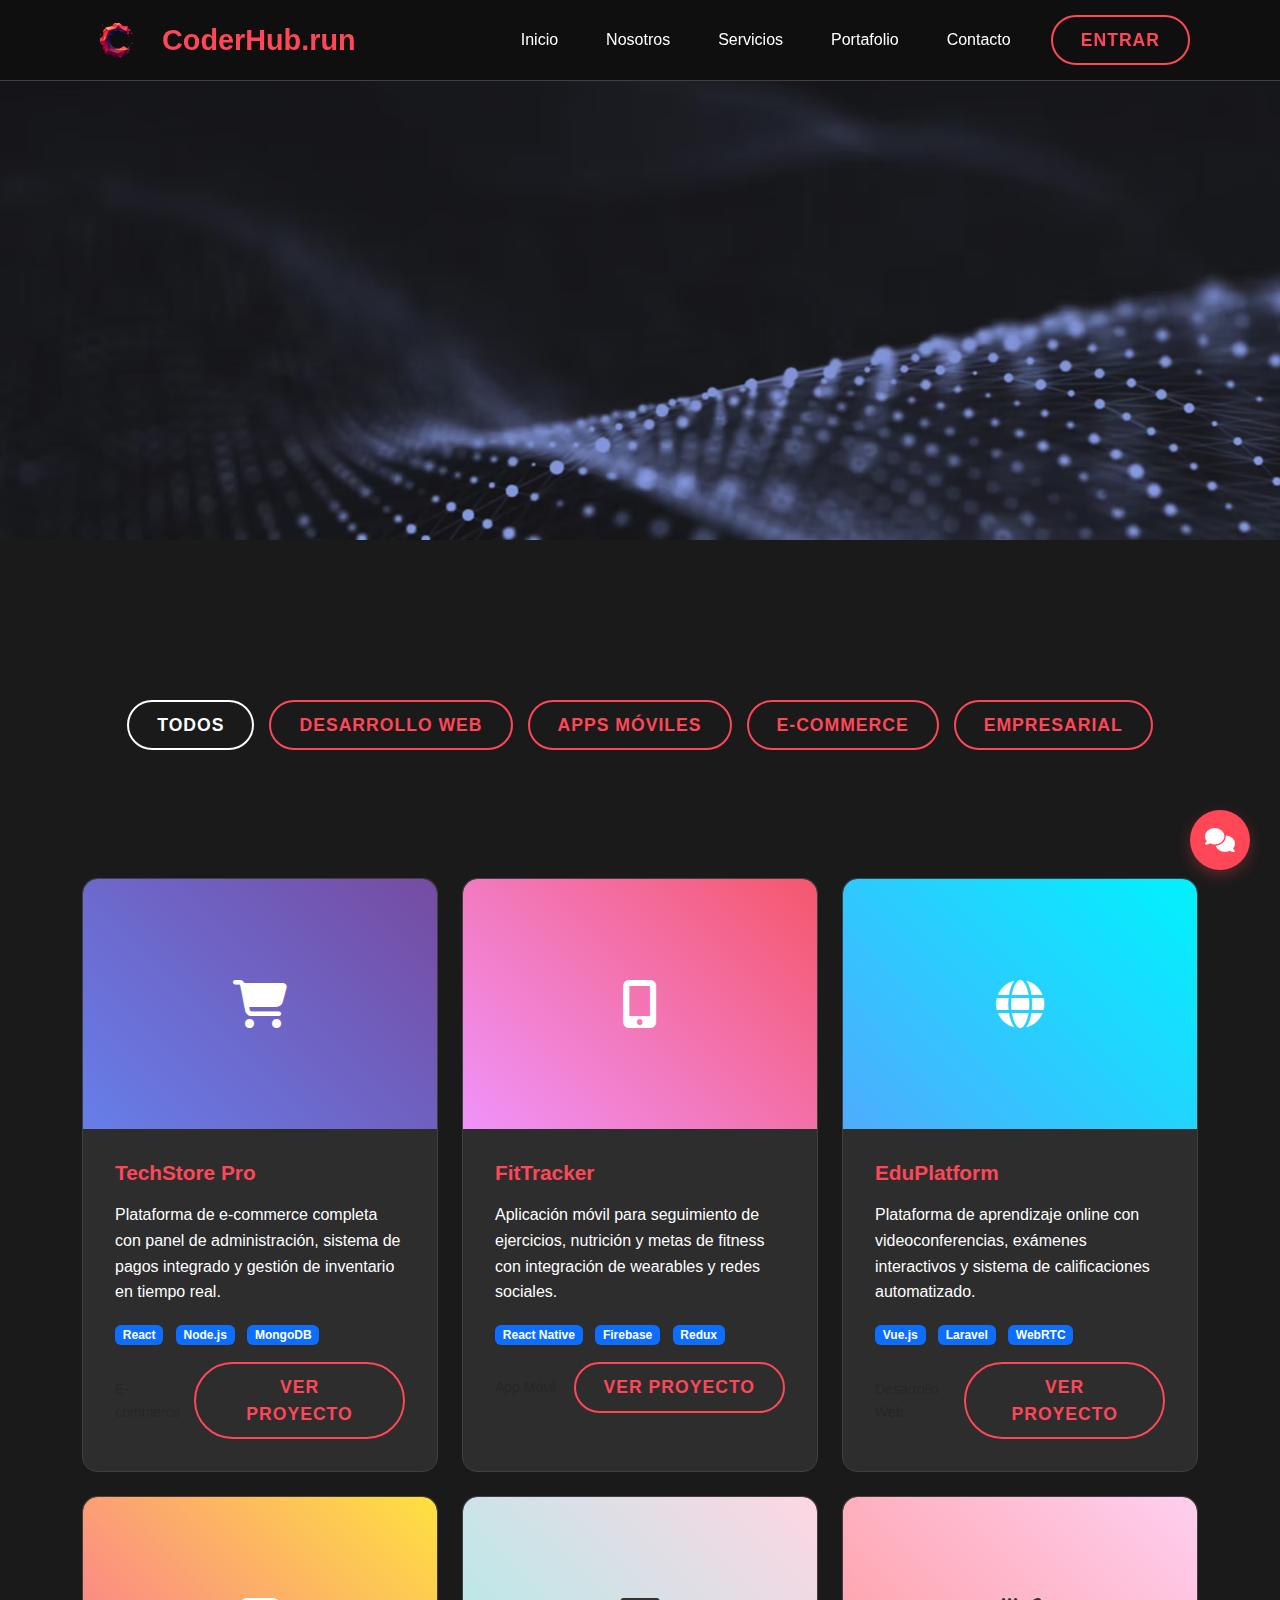
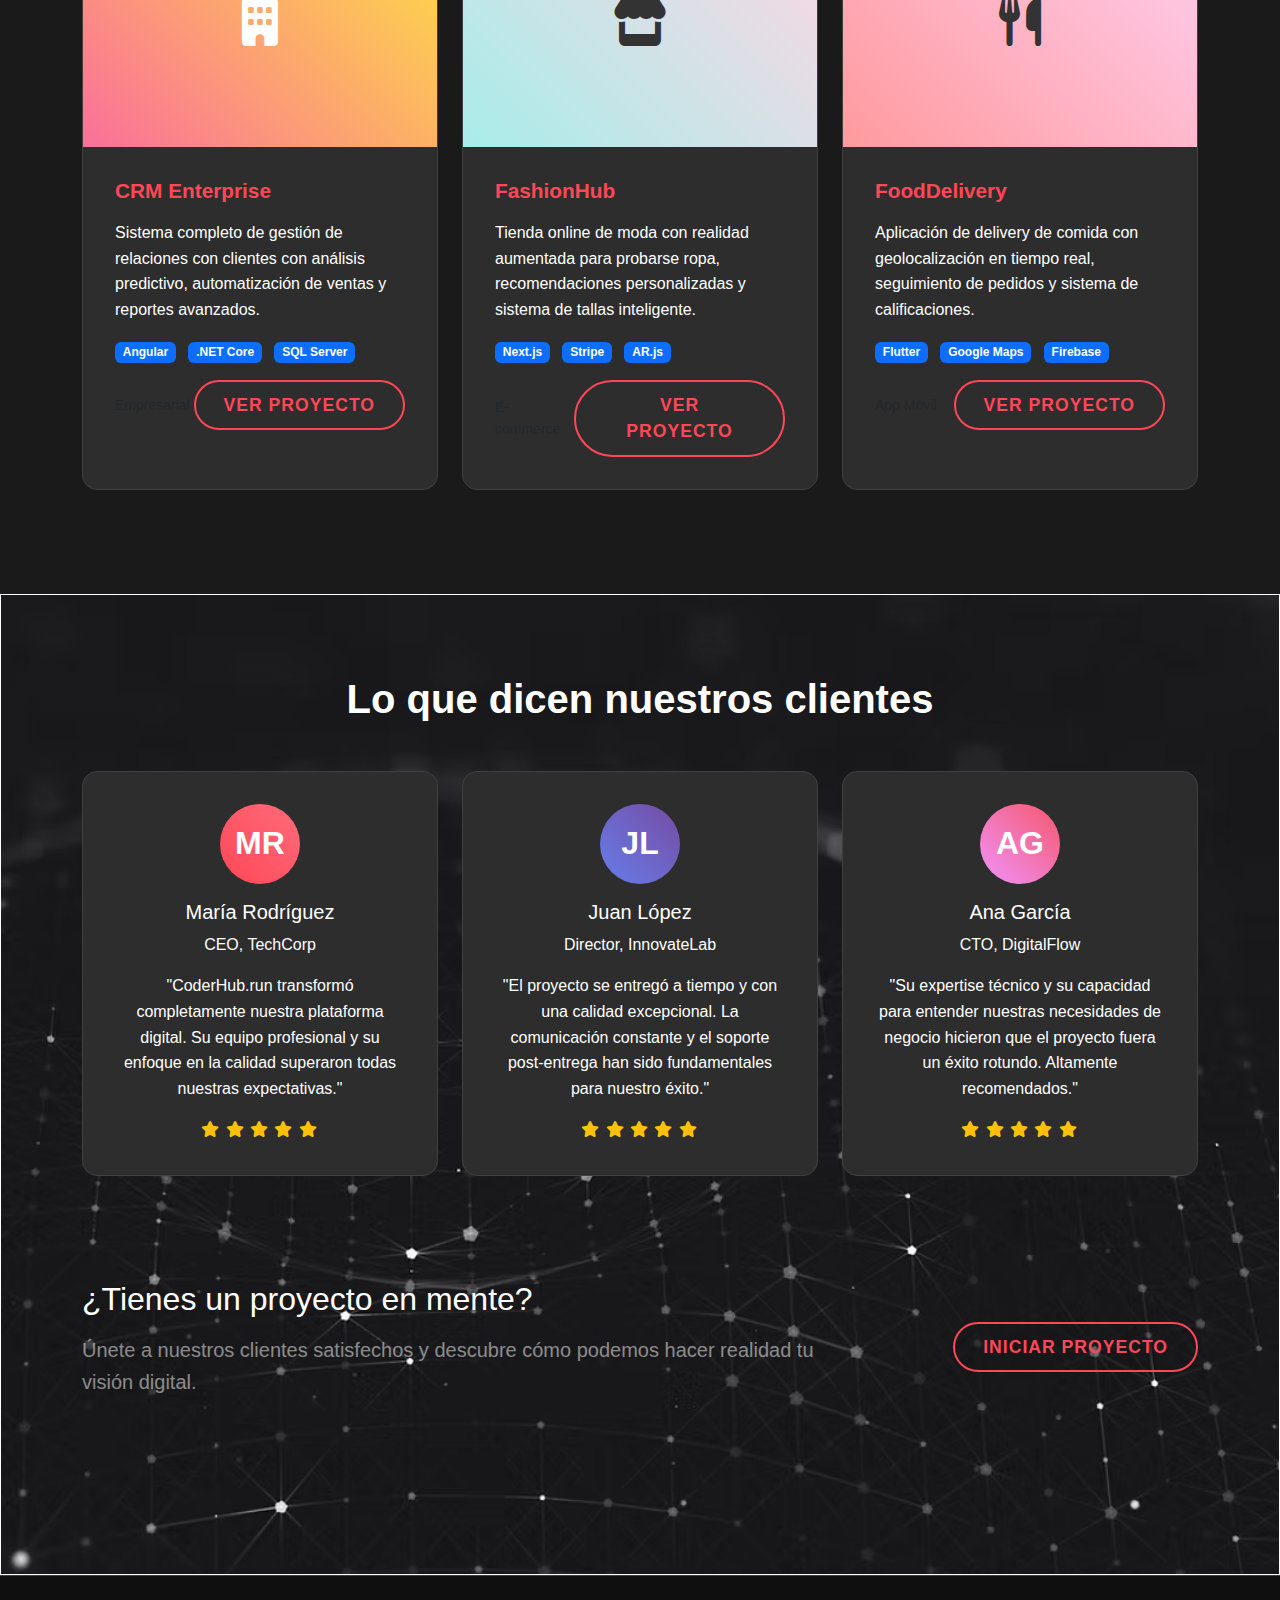
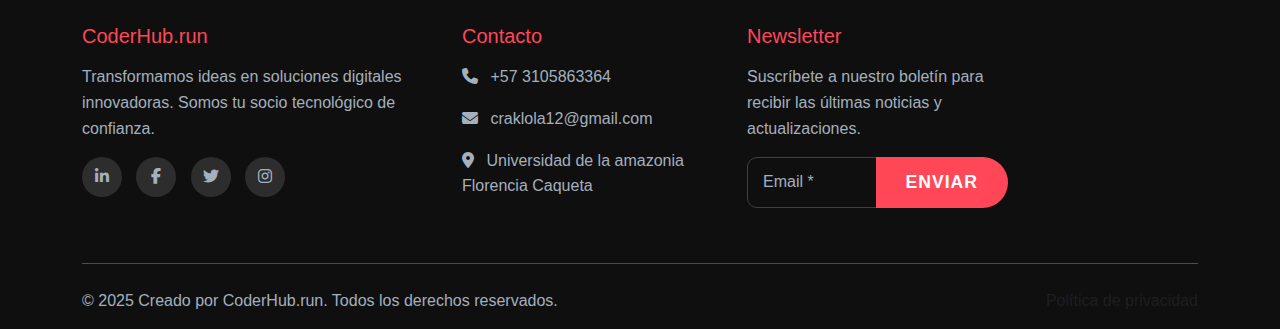
<file: html/portfolio.html>
<!DOCTYPE html>
<html lang="es">

<head>
    <meta charset="UTF-8">
    <meta name="viewport" content="width=device-width, initial-scale=1.0">
    <title>Portafolio - CoderHub.run</title>
    <meta name="description"
        content="Explora nuestro portafolio de proyectos exitosos. Desarrollo web, apps móviles y soluciones empresariales que han transformado negocios.">

    <!-- Bootstrap CSS -->
    <link href="https://cdn.jsdelivr.net/npm/bootstrap@5.3.0/dist/css/bootstrap.min.css" rel="stylesheet">
    <!-- Animate.css -->
    <link rel="stylesheet" href="https://cdnjs.cloudflare.com/ajax/libs/animate.css/4.1.1/animate.min.css">
    <!-- Font Awesome -->
    <link rel="stylesheet" href="https://cdnjs.cloudflare.com/ajax/libs/font-awesome/6.4.0/css/all.min.css">
    <!-- Custom CSS -->
    <link rel="stylesheet" href="../css/styles.css">
</head>

<body>
    <!-- Navigation -->
    <nav class="navbar navbar-expand-lg navbar-dark">
        <div class="container">
            <a class="navbar-brand" href="../index.html">
                <img src="../images/logo.png" class="logo-icon">
                CoderHub.run
            </a>

            <button class="navbar-toggler" type="button" data-bs-toggle="collapse" data-bs-target="#navbarNav">
                <span class="navbar-toggler-icon"></span>
            </button>

            <div class="collapse navbar-collapse" id="navbarNav">
                <ul class="navbar-nav ms-auto">
                    <li class="nav-item">
                        <a class="nav-link" href="../index.html">Inicio</a>
                    </li>
                    <li class="nav-item">
                        <a class="nav-link" href="about.html">Nosotros</a>
                    </li>
                    <li class="nav-item">
                        <a class="nav-link" href="services.html">Servicios</a>
                    </li>
                    <li class="nav-item">
                        <a class="nav-link active" href="portfolio.html">Portafolio</a>
                    </li>
                    <li class="nav-item">
                        <a class="nav-link" href="contact.html">Contacto</a>
                    </li>
                </ul>
                <div class="ms-3">
                    <a href="contact.html" class="btn btn-outline me-2">Entrar</a>
                </div>
            </div>
        </div>
    </nav>

    <!-- Hero Section -->
    <section class="hero" style="min-height: 60vh;">
        <div class="container">
            <div class="row align-items-center">
                <div class="col-lg-8 mx-auto text-center">
                    <h1 class="animate__animated animate__fadeInUp">Nuestro Portafolio</h1>
                    <p class="lead animate__animated animate__fadeInUp animate__delay-1s">Proyectos que han transformado
                        negocios y creado valor real</p>
                </div>
            </div>
        </div>
    </section>

    <!-- Portfolio Filter -->

    <!-- Portfolio Grid -->
    <section class="section section-portfolio">
        <section class="section bg-darker">
            <div class="container">
                <div class="row">
                    <div class="col-lg-12 text-center mb-5">
                        <div class="portfolio-filter">
                            <button class="btn btn-outline active" data-filter="all">Todos</button>
                            <button class="btn btn-outline" data-filter="web">Desarrollo Web</button>
                            <button class="btn btn-outline" data-filter="mobile">Apps Móviles</button>
                            <button class="btn btn-outline" data-filter="ecommerce">E-commerce</button>
                            <button class="btn btn-outline" data-filter="enterprise">Empresarial</button>
                        </div>
                    </div>
                </div>
            </div>
        </section>
        <div class="container">
            <div class="row" id="portfolio-grid">
                <!-- Proyecto 1 - E-commerce -->
                <div class="col-lg-4 col-md-6 mb-4 portfolio-item" data-category="ecommerce">
                    <div class="card h-100">
                        <div class="portfolio-image-container">
                            <div class="portfolio-image"
                                style="background: linear-gradient(45deg, #667eea, #764ba2); height: 250px; display: flex; align-items: center; justify-content: center; color: white; font-size: 3rem;">
                                <i class="fas fa-shopping-cart"></i>
                            </div>
                            <div class="portfolio-overlay">
                                <div class="text-center">
                                    <h5>TechStore Pro</h5>
                                    <p>Plataforma de e-commerce completa</p>
                                    <a href="#" class="btn btn-light btn-sm">Ver Detalles</a>
                                </div>
                            </div>
                        </div>
                        <div class="card-body">
                            <h5 class="card-title">TechStore Pro</h5>
                            <p class="card-text">Plataforma de e-commerce completa con panel de administración, sistema
                                de pagos integrado y gestión de inventario en tiempo real.</p>
                            <div class="mb-3">
                                <span class="badge bg-primary me-2">React</span>
                                <span class="badge bg-primary me-2">Node.js</span>
                                <span class="badge bg-primary me-2">MongoDB</span>
                            </div>
                            <div class="d-flex justify-content-between align-items-center">
                                <small class="text-muted">E-commerce</small>
                                <a href="#" class="btn btn-outline btn-sm">Ver Proyecto</a>
                            </div>
                        </div>
                    </div>
                </div>

                <!-- Proyecto 2 - App Móvil -->
                <div class="col-lg-4 col-md-6 mb-4 portfolio-item" data-category="mobile">
                    <div class="card h-100">
                        <div class="portfolio-image-container">
                            <div class="portfolio-image"
                                style="background: linear-gradient(45deg, #f093fb, #f5576c); height: 250px; display: flex; align-items: center; justify-content: center; color: white; font-size: 3rem;">
                                <i class="fas fa-mobile-alt"></i>
                            </div>
                            <div class="portfolio-overlay">
                                <div class="text-center">
                                    <h5>FitTracker</h5>
                                    <p>App de fitness y salud</p>
                                    <a href="#" class="btn btn-light btn-sm">Ver Detalles</a>
                                </div>
                            </div>
                        </div>
                        <div class="card-body">
                            <h5 class="card-title">FitTracker</h5>
                            <p class="card-text">Aplicación móvil para seguimiento de ejercicios, nutrición y metas de
                                fitness con integración de wearables y redes sociales.</p>
                            <div class="mb-3">
                                <span class="badge bg-primary me-2">React Native</span>
                                <span class="badge bg-primary me-2">Firebase</span>
                                <span class="badge bg-primary me-2">Redux</span>
                            </div>
                            <div class="d-flex justify-content-between align-items-center">
                                <small class="text-muted">App Móvil</small>
                                <a href="#" class="btn btn-outline btn-sm">Ver Proyecto</a>
                            </div>
                        </div>
                    </div>
                </div>

                <!-- Proyecto 3 - Desarrollo Web -->
                <div class="col-lg-4 col-md-6 mb-4 portfolio-item" data-category="web">
                    <div class="card h-100">
                        <div class="portfolio-image-container">
                            <div class="portfolio-image"
                                style="background: linear-gradient(45deg, #4facfe, #00f2fe); height: 250px; display: flex; align-items: center; justify-content: center; color: white; font-size: 3rem;">
                                <i class="fas fa-globe"></i>
                            </div>
                            <div class="portfolio-overlay">
                                <div class="text-center">
                                    <h5>EduPlatform</h5>
                                    <p>Plataforma educativa online</p>
                                    <a href="#" class="btn btn-light btn-sm">Ver Detalles</a>
                                </div>
                            </div>
                        </div>
                        <div class="card-body">
                            <h5 class="card-title">EduPlatform</h5>
                            <p class="card-text">Plataforma de aprendizaje online con videoconferencias, exámenes
                                interactivos y sistema de calificaciones automatizado.</p>
                            <div class="mb-3">
                                <span class="badge bg-primary me-2">Vue.js</span>
                                <span class="badge bg-primary me-2">Laravel</span>
                                <span class="badge bg-primary me-2">WebRTC</span>
                            </div>
                            <div class="d-flex justify-content-between align-items-center">
                                <small class="text-muted">Desarrollo Web</small>
                                <a href="#" class="btn btn-outline btn-sm">Ver Proyecto</a>
                            </div>
                        </div>
                    </div>
                </div>

                <!-- Proyecto 4 - Empresarial -->
                <div class="col-lg-4 col-md-6 mb-4 portfolio-item" data-category="enterprise">
                    <div class="card h-100">
                        <div class="portfolio-image-container">
                            <div class="portfolio-image"
                                style="background: linear-gradient(45deg, #fa709a, #fee140); height: 250px; display: flex; align-items: center; justify-content: center; color: white; font-size: 3rem;">
                                <i class="fas fa-building"></i>
                            </div>
                            <div class="portfolio-overlay">
                                <div class="text-center">
                                    <h5>CRM Enterprise</h5>
                                    <p>Sistema de gestión empresarial</p>
                                    <a href="#" class="btn btn-light btn-sm">Ver Detalles</a>
                                </div>
                            </div>
                        </div>
                        <div class="card-body">
                            <h5 class="card-title">CRM Enterprise</h5>
                            <p class="card-text">Sistema completo de gestión de relaciones con clientes con análisis
                                predictivo, automatización de ventas y reportes avanzados.</p>
                            <div class="mb-3">
                                <span class="badge bg-primary me-2">Angular</span>
                                <span class="badge bg-primary me-2">.NET Core</span>
                                <span class="badge bg-primary me-2">SQL Server</span>
                            </div>
                            <div class="d-flex justify-content-between align-items-center">
                                <small class="text-muted">Empresarial</small>
                                <a href="#" class="btn btn-outline btn-sm">Ver Proyecto</a>
                            </div>
                        </div>
                    </div>
                </div>

                <!-- Proyecto 5 - E-commerce -->
                <div class="col-lg-4 col-md-6 mb-4 portfolio-item" data-category="ecommerce">
                    <div class="card h-100">
                        <div class="portfolio-image-container">
                            <div class="portfolio-image"
                                style="background: linear-gradient(45deg, #a8edea, #fed6e3); height: 250px; display: flex; align-items: center; justify-content: center; color: #333; font-size: 3rem;">
                                <i class="fas fa-store"></i>
                            </div>
                            <div class="portfolio-overlay">
                                <div class="text-center">
                                    <h5>FashionHub</h5>
                                    <p>Tienda de moda online</p>
                                    <a href="#" class="btn btn-light btn-sm">Ver Detalles</a>
                                </div>
                            </div>
                        </div>
                        <div class="card-body">
                            <h5 class="card-title">FashionHub</h5>
                            <p class="card-text">Tienda online de moda con realidad aumentada para probarse ropa,
                                recomendaciones personalizadas y sistema de tallas inteligente.</p>
                            <div class="mb-3">
                                <span class="badge bg-primary me-2">Next.js</span>
                                <span class="badge bg-primary me-2">Stripe</span>
                                <span class="badge bg-primary me-2">AR.js</span>
                            </div>
                            <div class="d-flex justify-content-between align-items-center">
                                <small class="text-muted">E-commerce</small>
                                <a href="#" class="btn btn-outline btn-sm">Ver Proyecto</a>
                            </div>
                        </div>
                    </div>
                </div>

                <!-- Proyecto 6 - App Móvil -->
                <div class="col-lg-4 col-md-6 mb-4 portfolio-item" data-category="mobile">
                    <div class="card h-100">
                        <div class="portfolio-image-container">
                            <div class="portfolio-image"
                                style="background: linear-gradient(45deg, #ff9a9e, #fecfef); height: 250px; display: flex; align-items: center; justify-content: center; color: #333; font-size: 3rem;">
                                <i class="fas fa-utensils"></i>
                            </div>
                            <div class="portfolio-overlay">
                                <div class="text-center">
                                    <h5>FoodDelivery</h5>
                                    <p>App de delivery de comida</p>
                                    <a href="#" class="btn btn-light btn-sm">Ver Detalles</a>
                                </div>
                            </div>
                        </div>
                        <div class="card-body">
                            <h5 class="card-title">FoodDelivery</h5>
                            <p class="card-text">Aplicación de delivery de comida con geolocalización en tiempo real,
                                seguimiento de pedidos y sistema de calificaciones.</p>
                            <div class="mb-3">
                                <span class="badge bg-primary me-2">Flutter</span>
                                <span class="badge bg-primary me-2">Google Maps</span>
                                <span class="badge bg-primary me-2">Firebase</span>
                            </div>
                            <div class="d-flex justify-content-between align-items-center">
                                <small class="text-muted">App Móvil</small>
                                <a href="#" class="btn btn-outline btn-sm">Ver Proyecto</a>
                            </div>
                        </div>
                    </div>
                </div>
            </div>
        </div>
    </section>

    <!-- Testimonials Section -->
    <section class="section section-testimonials">
        <div class="container">
            <h2 class="section-title">Lo que dicen nuestros clientes</h2>
            <div class="row">
                <div class="col-lg-4 mb-4">
                    <div class="card h-100">
                        <div class="card-body text-center">
                            <div class="testimonial-avatar mb-3">
                                <div class="avatar"
                                    style="width: 80px; height: 80px; background: linear-gradient(45deg, var(--primary-color), var(--accent-color)); border-radius: 50%; margin: 0 auto; display: flex; align-items: center; justify-content: center; color: white; font-size: 2rem; font-weight: bold;">
                                    MR
                                </div>
                            </div>
                            <h5>María Rodríguez</h5>
                            <p>CEO, TechCorp</p>
                            <p class="card-text">"CoderHub.run transformó completamente nuestra plataforma digital. Su
                                equipo profesional y su enfoque en la calidad superaron todas nuestras expectativas."
                            </p>
                            <div class="rating">
                                <i class="fas fa-star text-warning"></i>
                                <i class="fas fa-star text-warning"></i>
                                <i class="fas fa-star text-warning"></i>
                                <i class="fas fa-star text-warning"></i>
                                <i class="fas fa-star text-warning"></i>
                            </div>
                        </div>
                    </div>
                </div>
                <div class="col-lg-4 mb-4">
                    <div class="card h-100">
                        <div class="card-body text-center">
                            <div class="testimonial-avatar mb-3">
                                <div class="avatar"
                                    style="width: 80px; height: 80px; background: linear-gradient(45deg, #667eea, #764ba2); border-radius: 50%; margin: 0 auto; display: flex; align-items: center; justify-content: center; color: white; font-size: 2rem; font-weight: bold;">
                                    JL
                                </div>
                            </div>
                            <h5>Juan López</h5>
                            <p>Director, InnovateLab</p>
                            <p class="card-text">"El proyecto se entregó a tiempo y con una calidad excepcional. La
                                comunicación constante y el soporte post-entrega han sido fundamentales para nuestro
                                éxito."</p>
                            <div class="rating">
                                <i class="fas fa-star text-warning"></i>
                                <i class="fas fa-star text-warning"></i>
                                <i class="fas fa-star text-warning"></i>
                                <i class="fas fa-star text-warning"></i>
                                <i class="fas fa-star text-warning"></i>
                            </div>
                        </div>
                    </div>
                </div>
                <div class="col-lg-4 mb-4">
                    <div class="card h-100">
                        <div class="card-body text-center">
                            <div class="testimonial-avatar mb-3">
                                <div class="avatar"
                                    style="width: 80px; height: 80px; background: linear-gradient(45deg, #f093fb, #f5576c); border-radius: 50%; margin: 0 auto; display: flex; align-items: center; justify-content: center; color: white; font-size: 2rem; font-weight: bold;">
                                    AG
                                </div>
                            </div>
                            <h5>Ana García</h5>
                            <p>CTO, DigitalFlow</p>
                            <p class="card-text">"Su expertise técnico y su capacidad para entender nuestras necesidades
                                de negocio hicieron que el proyecto fuera un éxito rotundo. Altamente recomendados."</p>
                            <div class="rating">
                                <i class="fas fa-star text-warning"></i>
                                <i class="fas fa-star text-warning"></i>
                                <i class="fas fa-star text-warning"></i>
                                <i class="fas fa-star text-warning"></i>
                                <i class="fas fa-star text-warning"></i>
                            </div>
                        </div>
                    </div>
                </div>
            </div>
        </div>
        <!-- CTA Section -->
        <section class="section">
            <div class="container">
                <div class="row align-items-center">
                    <div class="col-lg-8">
                        <h2 class="text-white mb-3">¿Tienes un proyecto en mente?</h2>
                        <p class="text-white-50 lead">Únete a nuestros clientes satisfechos y descubre cómo podemos
                            hacer
                            realidad tu visión digital.</p>
                    </div>
                    <div class="col-lg-4 text-lg-end">
                        <a href="contact.html" class="btn btn-outline btn-lg">Iniciar Proyecto</a>
                    </div>
                </div>
            </div>
        </section>
    </section>


    <!-- Footer -->
    <footer class="footer">
        <div class="container">
            <div class="row">
                <div class="col-lg-4 mb-4">
                    <h5>CoderHub.run</h5>
                    <p>Transformamos ideas en soluciones digitales innovadoras. Somos tu socio tecnológico de confianza.
                    </p>
                    <div class="social-links">
                        <a href="#"><i class="fab fa-linkedin-in"></i></a>
                        <a href="#"><i class="fab fa-facebook-f"></i></a>
                        <a href="#"><i class="fab fa-twitter"></i></a>
                        <a href="#"><i class="fab fa-instagram"></i></a>
                    </div>
                </div>
                <div class="col-lg-3 col-md-6 mb-4">
                    <h5>Contacto</h5>
                    <p><i class="fas fa-phone me-2"></i> +57 3105863364</p>
                    <p><i class="fas fa-envelope me-2"></i> craklola12@gmail.com</p>
                    <p><i class="fas fa-map-marker-alt me-2"></i> Universidad de la amazonia<br>Florencia Caqueta
                    </p>
                </div>
                <div class="col-lg-3 mb-4">
                    <h5>Newsletter</h5>
                    <p>Suscríbete a nuestro boletín para recibir las últimas noticias y actualizaciones.</p>
                    <div class="input-group">
                        <input type="email" class="form-control" placeholder="Email *">
                        <button class="btn btn-primary" type="button">Enviar</button>
                    </div>
                </div>
            </div>
            <hr class="my-4">
            <div class="row align-items-center">
                <div class="col-md-6">
                    <p class="mb-0">&copy; 2025 Creado por CoderHub.run. Todos los derechos reservados.</p>
                </div>
                <div class="col-md-6 text-md-end">
                    <a href="#" class="text-muted">Política de privacidad</a>
                </div>
            </div>
        </div>
    </footer>

    <!-- Floating Chat Button -->
    <a href="contact.html" class="floating-chat">
        <i class="fas fa-comments"></i>
    </a>

    <!-- Bootstrap JS -->
    <script src="https://cdn.jsdelivr.net/npm/bootstrap@5.3.0/dist/js/bootstrap.bundle.min.js"></script>
    <!-- Custom JS -->
    <script src="../js/main.js"></script>
</body>

</html>
</file>
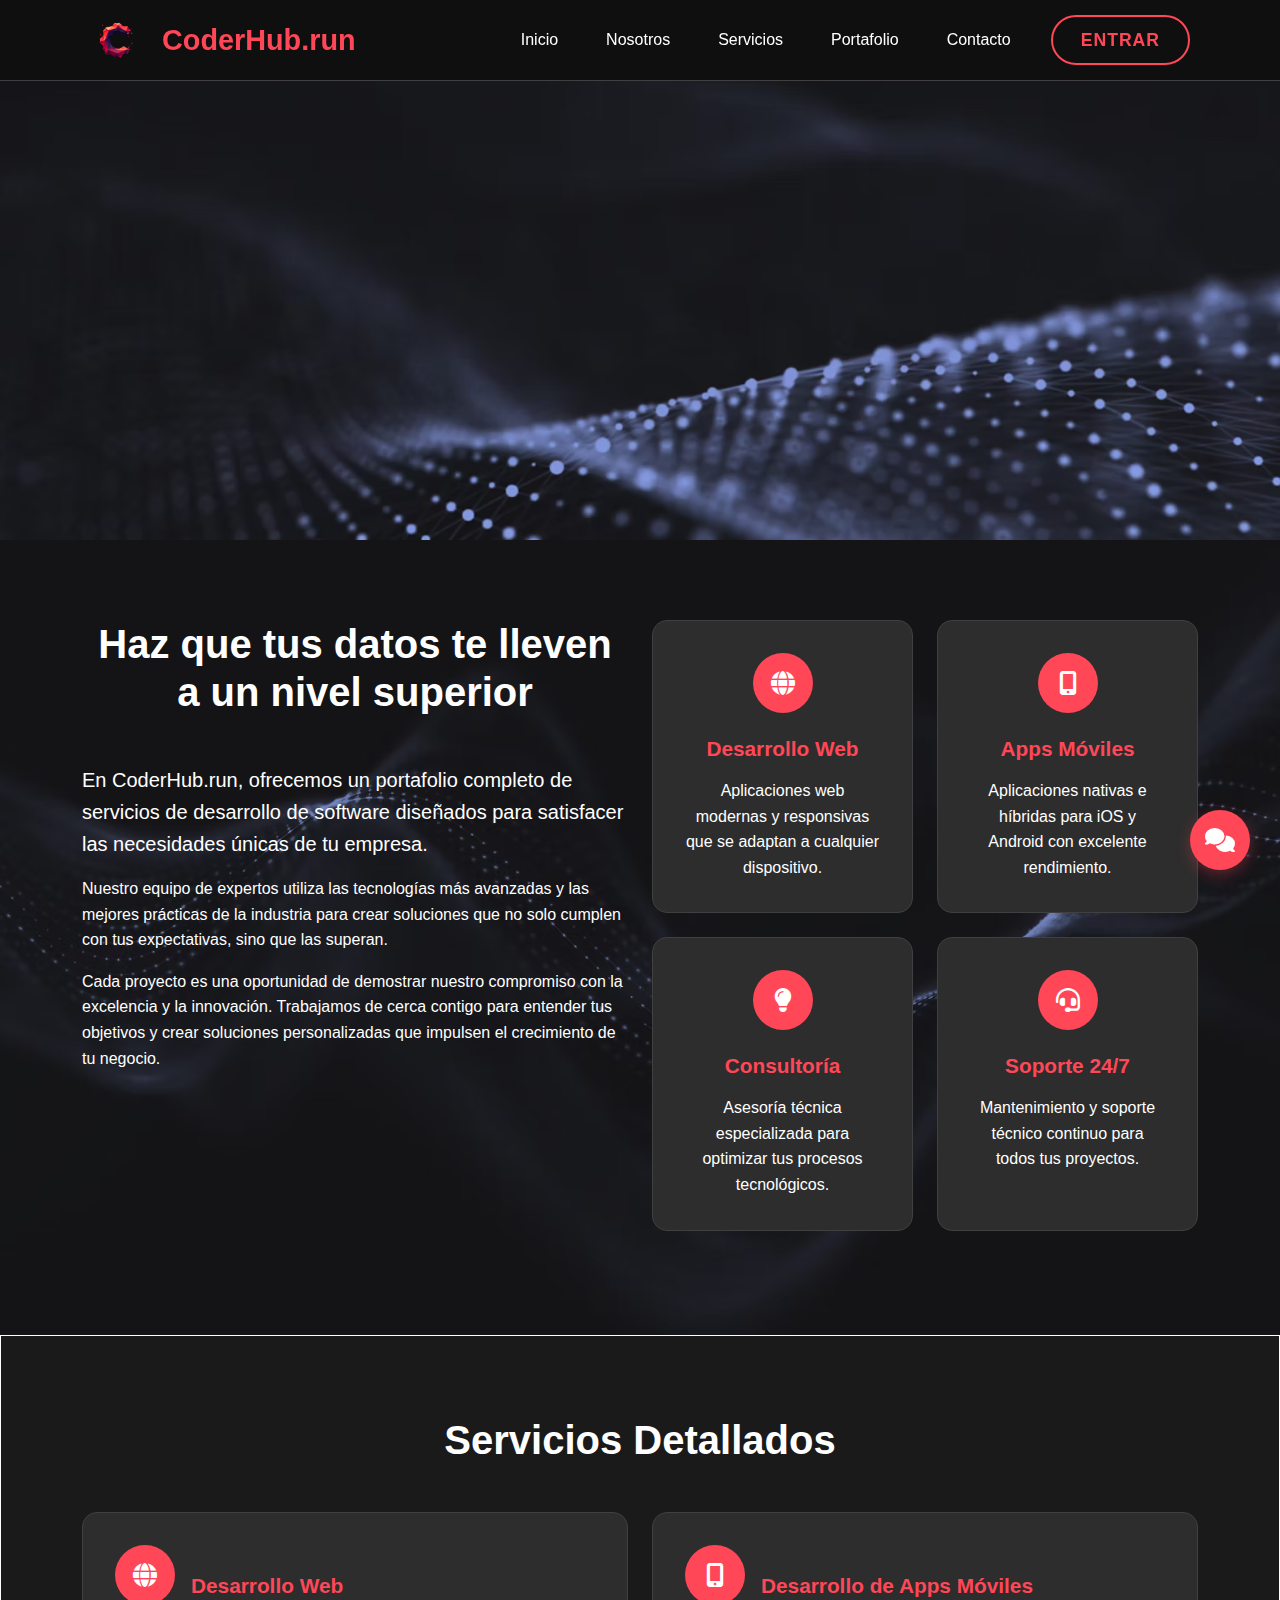
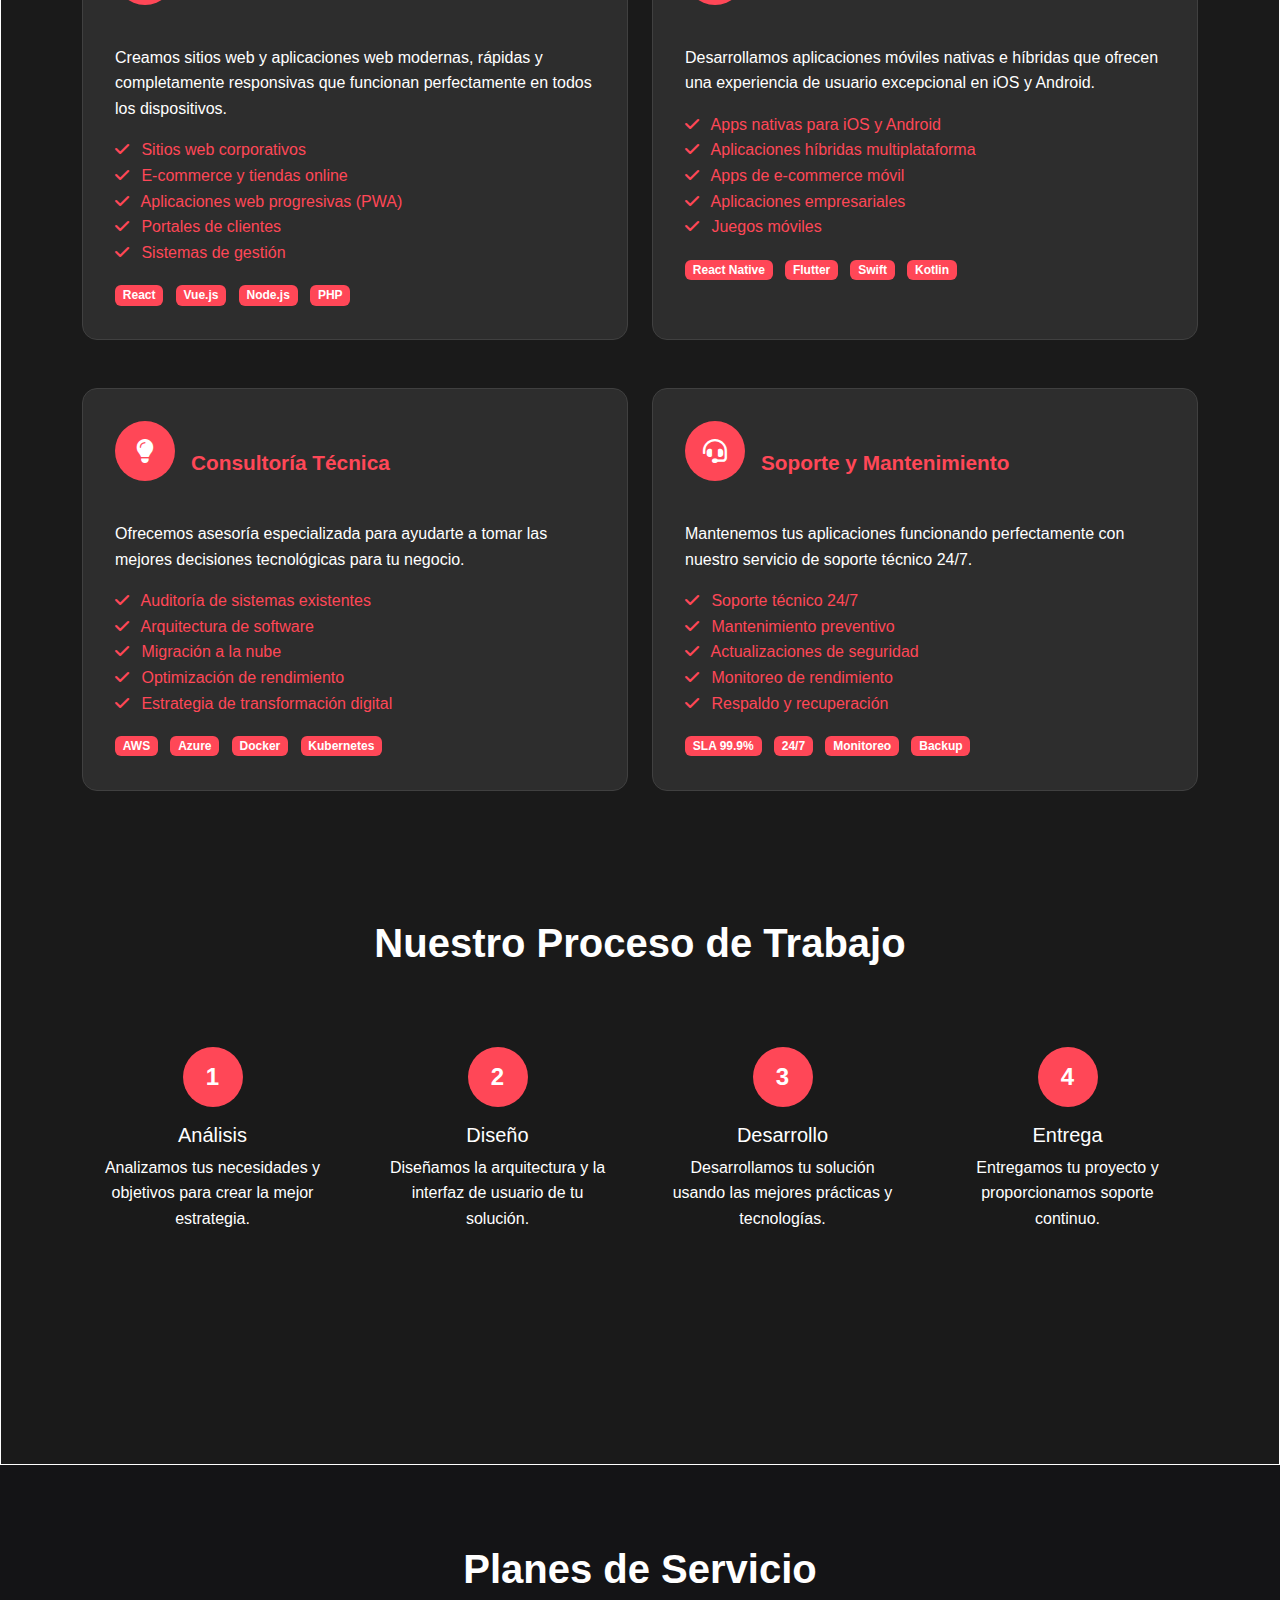
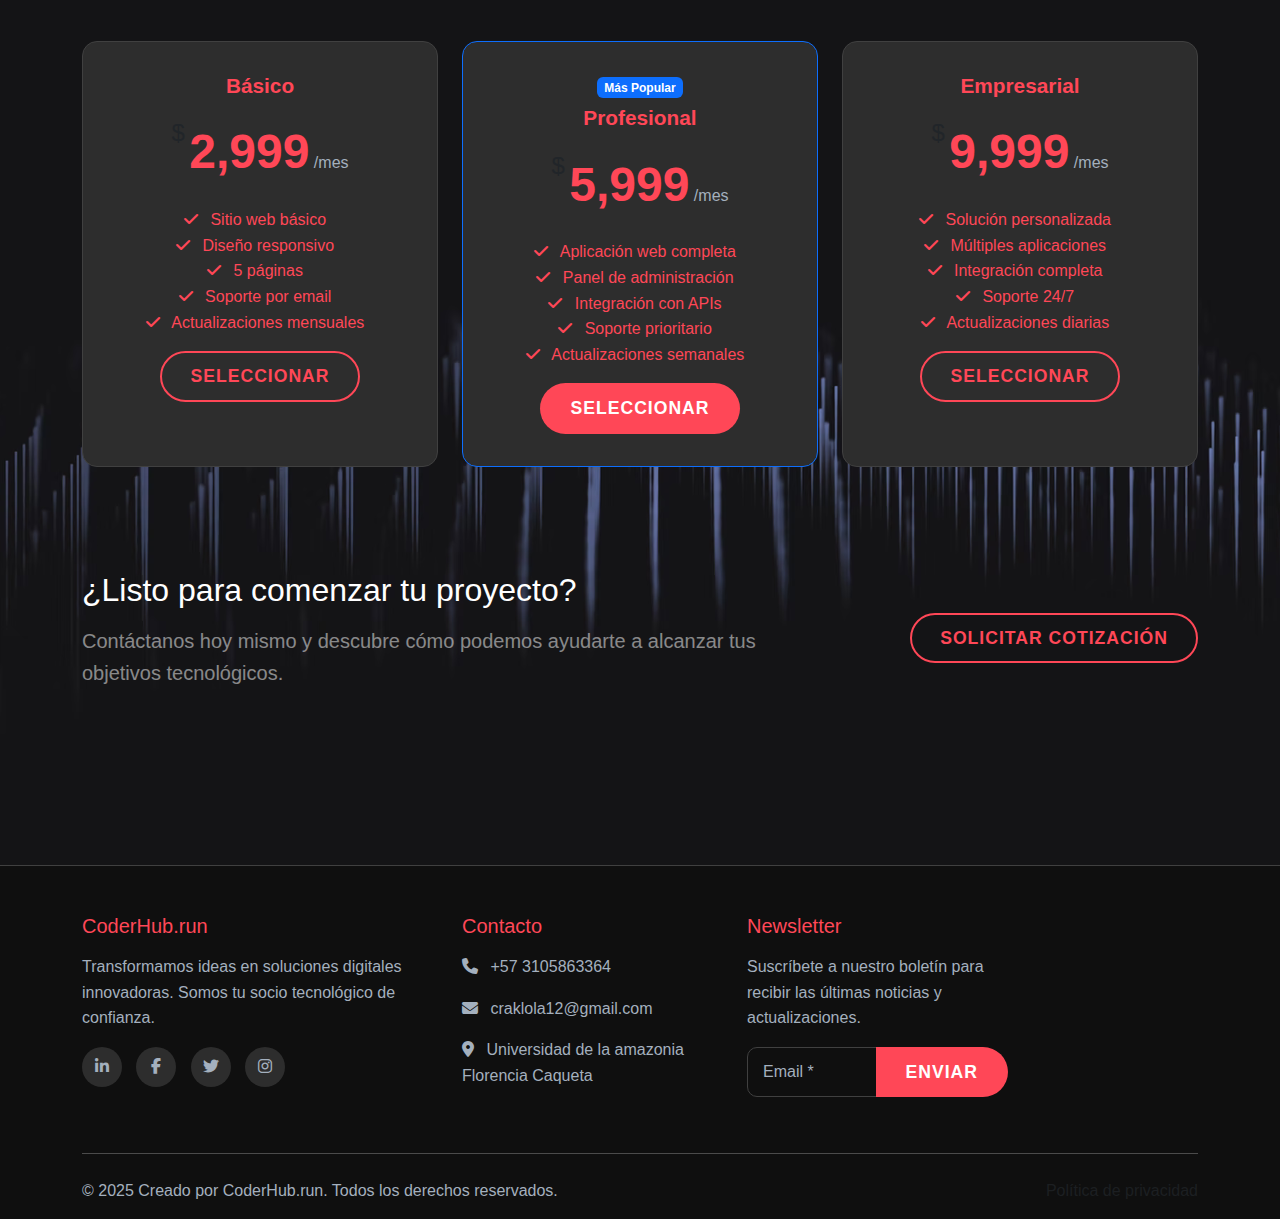
<file: html/services.html>
<!DOCTYPE html>
<html lang="es">

<head>
    <meta charset="UTF-8">
    <meta name="viewport" content="width=device-width, initial-scale=1.0">
    <title>Servicios - CoderHub.run</title>
    <meta name="description"
        content="Descubre nuestros servicios de desarrollo de software: Desarrollo Web, Apps Móviles, Consultoría Técnica y Soporte 24/7. Soluciones personalizadas para tu negocio.">

    <!-- Bootstrap CSS -->
    <link href="https://cdn.jsdelivr.net/npm/bootstrap@5.3.0/dist/css/bootstrap.min.css" rel="stylesheet">
    <!-- Animate.css -->
    <link rel="stylesheet" href="https://cdnjs.cloudflare.com/ajax/libs/animate.css/4.1.1/animate.min.css">
    <!-- Font Awesome -->
    <link rel="stylesheet" href="https://cdnjs.cloudflare.com/ajax/libs/font-awesome/6.4.0/css/all.min.css">
    <!-- Custom CSS -->
    <link rel="stylesheet" href="../css/styles.css">
</head>

<body>
    <!-- Navigation -->
    <nav class="navbar navbar-expand-lg navbar-dark">
        <div class="container">
            <a class="navbar-brand" href="../index.html">
                <img src="../images/logo.png" class="logo-icon">
                CoderHub.run
            </a>

            <button class="navbar-toggler" type="button" data-bs-toggle="collapse" data-bs-target="#navbarNav">
                <span class="navbar-toggler-icon"></span>
            </button>

            <div class="collapse navbar-collapse" id="navbarNav">
                <ul class="navbar-nav ms-auto">
                    <li class="nav-item">
                        <a class="nav-link" href="../index.html">Inicio</a>
                    </li>
                    <li class="nav-item">
                        <a class="nav-link" href="about.html">Nosotros</a>
                    </li>
                    <li class="nav-item">
                        <a class="nav-link active" href="services.html">Servicios</a>
                    </li>
                    <li class="nav-item">
                        <a class="nav-link" href="portfolio.html">Portafolio</a>
                    </li>
                    <li class="nav-item">
                        <a class="nav-link" href="contact.html">Contacto</a>
                    </li>
                </ul>
                <div class="ms-3">
                    <a href="contact.html" class="btn btn-outline me-2">Entrar</a>
                </div>
            </div>
        </div>
    </nav>

    <!-- Hero Section -->
    <section class="hero" style="min-height: 60vh;">
        <div class="container">
            <div class="row align-items-center">
                <div class="col-lg-8 mx-auto text-center">
                    <h1 class="animate__animated animate__fadeInUp">Nuestros Servicios</h1>
                    <p class="lead animate__animated animate__fadeInUp animate__delay-1s">Soluciones tecnológicas
                        completas para impulsar tu negocio al siguiente nivel</p>
                </div>
            </div>
        </div>
    </section>

    <!-- Services Overview -->
    <section class="section section-overwiew">
        <div class="container">
            <div class="row">
                <div class="col-lg-6">
                    <h2 class="section-title text-start">Haz que tus datos te lleven a un nivel superior</h2>
                    <p class="lead">En CoderHub.run, ofrecemos un portafolio completo de servicios de desarrollo de
                        software diseñados para satisfacer las necesidades únicas de tu empresa.</p>
                    <p>Nuestro equipo de expertos utiliza las tecnologías más avanzadas y las mejores prácticas de la
                        industria para crear soluciones que no solo cumplen con tus expectativas, sino que las superan.
                    </p>
                    <p>Cada proyecto es una oportunidad de demostrar nuestro compromiso con la excelencia y la
                        innovación. Trabajamos de cerca contigo para entender tus objetivos y crear soluciones
                        personalizadas que impulsen el crecimiento de tu negocio.</p>
                </div>
                <div class="col-lg-6">
                    <div class="row">
                        <div class="col-md-6 mb-4">
                            <div class="card h-100">
                                <div class="card-body text-center">
                                    <div class="service-icon mx-auto">
                                        <i class="fas fa-globe"></i>
                                    </div>
                                    <h5 class="card-title">Desarrollo Web</h5>
                                    <p class="card-text">Aplicaciones web modernas y responsivas que se adaptan a
                                        cualquier dispositivo.</p>
                                </div>
                            </div>
                        </div>
                        <div class="col-md-6 mb-4">
                            <div class="card h-100">
                                <div class="card-body text-center">
                                    <div class="service-icon mx-auto">
                                        <i class="fas fa-mobile-alt"></i>
                                    </div>
                                    <h5 class="card-title">Apps Móviles</h5>
                                    <p class="card-text">Aplicaciones nativas e híbridas para iOS y Android con
                                        excelente rendimiento.</p>
                                </div>
                            </div>
                        </div>
                        <div class="col-md-6 mb-4">
                            <div class="card h-100">
                                <div class="card-body text-center">
                                    <div class="service-icon mx-auto">
                                        <i class="fas fa-lightbulb"></i>
                                    </div>
                                    <h5 class="card-title">Consultoría</h5>
                                    <p class="card-text">Asesoría técnica especializada para optimizar tus procesos
                                        tecnológicos.</p>
                                </div>
                            </div>
                        </div>
                        <div class="col-md-6 mb-4">
                            <div class="card h-100">
                                <div class="card-body text-center">
                                    <div class="service-icon mx-auto">
                                        <i class="fas fa-headset"></i>
                                    </div>
                                    <h5 class="card-title">Soporte 24/7</h5>
                                    <p class="card-text">Mantenimiento y soporte técnico continuo para todos tus
                                        proyectos.</p>
                                </div>
                            </div>
                        </div>
                    </div>
                </div>
            </div>
        </div>
    </section>

    <!-- Detailed Services -->
    <section class="section section-detailed_services">
        <div class="container">
            <h2 class="section-title">Servicios Detallados</h2>
            <div class="row">
                <!-- Desarrollo Web -->
                <div class="col-lg-6 mb-5">
                    <div class="card h-100">
                        <div class="card-body">
                            <div class="d-flex align-items-center mb-3">
                                <div class="service-icon me-3">
                                    <i class="fas fa-globe"></i>
                                </div>
                                <h4 class="card-title mb-0">Desarrollo Web</h4>
                            </div>
                            <p class="card-text">Creamos sitios web y aplicaciones web modernas, rápidas y completamente
                                responsivas que funcionan perfectamente en todos los dispositivos.</p>
                            <ul class="list-unstyled">
                                <li><i class="fas fa-check text-primary me-2"></i> Sitios web corporativos</li>
                                <li><i class="fas fa-check text-primary me-2"></i> E-commerce y tiendas online</li>
                                <li><i class="fas fa-check text-primary me-2"></i> Aplicaciones web progresivas (PWA)
                                </li>
                                <li><i class="fas fa-check text-primary me-2"></i> Portales de clientes</li>
                                <li><i class="fas fa-check text-primary me-2"></i> Sistemas de gestión</li>
                            </ul>
                            <div class="mt-3">
                                <span class="badge bg-primary me-2">React</span>
                                <span class="badge bg-primary me-2">Vue.js</span>
                                <span class="badge bg-primary me-2">Node.js</span>
                                <span class="badge bg-primary me-2">PHP</span>
                            </div>
                        </div>
                    </div>
                </div>

                <!-- Apps Móviles -->
                <div class="col-lg-6 mb-5">
                    <div class="card h-100">
                        <div class="card-body">
                            <div class="d-flex align-items-center mb-3">
                                <div class="service-icon me-3">
                                    <i class="fas fa-mobile-alt"></i>
                                </div>
                                <h4 class="card-title mb-0">Desarrollo de Apps Móviles</h4>
                            </div>
                            <p class="card-text">Desarrollamos aplicaciones móviles nativas e híbridas que ofrecen una
                                experiencia de usuario excepcional en iOS y Android.</p>
                            <ul class="list-unstyled">
                                <li><i class="fas fa-check text-primary me-2"></i> Apps nativas para iOS y Android</li>
                                <li><i class="fas fa-check text-primary me-2"></i> Aplicaciones híbridas multiplataforma
                                </li>
                                <li><i class="fas fa-check text-primary me-2"></i> Apps de e-commerce móvil</li>
                                <li><i class="fas fa-check text-primary me-2"></i> Aplicaciones empresariales</li>
                                <li><i class="fas fa-check text-primary me-2"></i> Juegos móviles</li>
                            </ul>
                            <div class="mt-3">
                                <span class="badge bg-primary me-2">React Native</span>
                                <span class="badge bg-primary me-2">Flutter</span>
                                <span class="badge bg-primary me-2">Swift</span>
                                <span class="badge bg-primary me-2">Kotlin</span>
                            </div>
                        </div>
                    </div>
                </div>

                <!-- Consultoría -->
                <div class="col-lg-6 mb-5">
                    <div class="card h-100">
                        <div class="card-body">
                            <div class="d-flex align-items-center mb-3">
                                <div class="service-icon me-3">
                                    <i class="fas fa-lightbulb"></i>
                                </div>
                                <h4 class="card-title mb-0">Consultoría Técnica</h4>
                            </div>
                            <p class="card-text">Ofrecemos asesoría especializada para ayudarte a tomar las mejores
                                decisiones tecnológicas para tu negocio.</p>
                            <ul class="list-unstyled">
                                <li><i class="fas fa-check text-primary me-2"></i> Auditoría de sistemas existentes</li>
                                <li><i class="fas fa-check text-primary me-2"></i> Arquitectura de software</li>
                                <li><i class="fas fa-check text-primary me-2"></i> Migración a la nube</li>
                                <li><i class="fas fa-check text-primary me-2"></i> Optimización de rendimiento</li>
                                <li><i class="fas fa-check text-primary me-2"></i> Estrategia de transformación digital
                                </li>
                            </ul>
                            <div class="mt-3">
                                <span class="badge bg-primary me-2">AWS</span>
                                <span class="badge bg-primary me-2">Azure</span>
                                <span class="badge bg-primary me-2">Docker</span>
                                <span class="badge bg-primary me-2">Kubernetes</span>
                            </div>
                        </div>
                    </div>
                </div>

                <!-- Soporte -->
                <div class="col-lg-6 mb-5">
                    <div class="card h-100">
                        <div class="card-body">
                            <div class="d-flex align-items-center mb-3">
                                <div class="service-icon me-3">
                                    <i class="fas fa-headset"></i>
                                </div>
                                <h4 class="card-title mb-0">Soporte y Mantenimiento</h4>
                            </div>
                            <p class="card-text">Mantenemos tus aplicaciones funcionando perfectamente con nuestro
                                servicio de soporte técnico 24/7.</p>
                            <ul class="list-unstyled">
                                <li><i class="fas fa-check text-primary me-2"></i> Soporte técnico 24/7</li>
                                <li><i class="fas fa-check text-primary me-2"></i> Mantenimiento preventivo</li>
                                <li><i class="fas fa-check text-primary me-2"></i> Actualizaciones de seguridad</li>
                                <li><i class="fas fa-check text-primary me-2"></i> Monitoreo de rendimiento</li>
                                <li><i class="fas fa-check text-primary me-2"></i> Respaldo y recuperación</li>
                            </ul>
                            <div class="mt-3">
                                <span class="badge bg-primary me-2">SLA 99.9%</span>
                                <span class="badge bg-primary me-2">24/7</span>
                                <span class="badge bg-primary me-2">Monitoreo</span>
                                <span class="badge bg-primary me-2">Backup</span>
                            </div>
                        </div>
                    </div>
                </div>
            </div>
        </div>
        <section class="section">
            <div class="container">
                <h2 class="section-title">Nuestro Proceso de Trabajo</h2>
                <div class="row">
                    <div class="col-lg-3 col-md-6 mb-4">
                        <div class="process-step text-center">
                            <div class="step-number">1</div>
                            <h5>Análisis</h5>
                            <p>Analizamos tus necesidades y objetivos para crear la mejor estrategia.</p>
                        </div>
                    </div>
                    <div class="col-lg-3 col-md-6 mb-4">
                        <div class="process-step text-center">
                            <div class="step-number">2</div>
                            <h5>Diseño</h5>
                            <p>Diseñamos la arquitectura y la interfaz de usuario de tu solución.</p>
                        </div>
                    </div>
                    <div class="col-lg-3 col-md-6 mb-4">
                        <div class="process-step text-center">
                            <div class="step-number">3</div>
                            <h5>Desarrollo</h5>
                            <p>Desarrollamos tu solución usando las mejores prácticas y tecnologías.</p>
                        </div>
                    </div>
                    <div class="col-lg-3 col-md-6 mb-4">
                        <div class="process-step text-center">
                            <div class="step-number">4</div>
                            <h5>Entrega</h5>
                            <p>Entregamos tu proyecto y proporcionamos soporte continuo.</p>
                        </div>
                    </div>
                </div>
            </div>
        </section>
    </section>

    <!-- Process Section -->

    <!-- Pricing Section -->
    <section class="section section-pricing">
        <div class="container">
            <h2 class="section-title">Planes de Servicio</h2>
            <div class="row">
                <div class="col-lg-4 mb-4">
                    <div class="card h-100 text-center">
                        <div class="card-body">
                            <h4 class="card-title">Básico</h4>
                            <div class="price">
                                <span class="currency">$</span>
                                <span class="amount">2,999</span>
                                <span class="period">/mes</span>
                            </div>
                            <ul class="list-unstyled">
                                <li><i class="fas fa-check text-primary me-2"></i> Sitio web básico</li>
                                <li><i class="fas fa-check text-primary me-2"></i> Diseño responsivo</li>
                                <li><i class="fas fa-check text-primary me-2"></i> 5 páginas</li>
                                <li><i class="fas fa-check text-primary me-2"></i> Soporte por email</li>
                                <li><i class="fas fa-check text-primary me-2"></i> Actualizaciones mensuales</li>
                            </ul>
                            <a href="contact.html" class="btn btn-outline">Seleccionar</a>
                        </div>
                    </div>
                </div>
                <div class="col-lg-4 mb-4">
                    <div class="card h-100 text-center border-primary">
                        <div class="card-body">
                            <div class="badge bg-primary mb-2">Más Popular</div>
                            <h4 class="card-title">Profesional</h4>
                            <div class="price">
                                <span class="currency">$</span>
                                <span class="amount">5,999</span>
                                <span class="period">/mes</span>
                            </div>
                            <ul class="list-unstyled">
                                <li><i class="fas fa-check text-primary me-2"></i> Aplicación web completa</li>
                                <li><i class="fas fa-check text-primary me-2"></i> Panel de administración</li>
                                <li><i class="fas fa-check text-primary me-2"></i> Integración con APIs</li>
                                <li><i class="fas fa-check text-primary me-2"></i> Soporte prioritario</li>
                                <li><i class="fas fa-check text-primary me-2"></i> Actualizaciones semanales</li>
                            </ul>
                            <a href="contact.html" class="btn btn-primary">Seleccionar</a>
                        </div>
                    </div>
                </div>
                <div class="col-lg-4 mb-4">
                    <div class="card h-100 text-center">
                        <div class="card-body">
                            <h4 class="card-title">Empresarial</h4>
                            <div class="price">
                                <span class="currency">$</span>
                                <span class="amount">9,999</span>
                                <span class="period">/mes</span>
                            </div>
                            <ul class="list-unstyled">
                                <li><i class="fas fa-check text-primary me-2"></i> Solución personalizada</li>
                                <li><i class="fas fa-check text-primary me-2"></i> Múltiples aplicaciones</li>
                                <li><i class="fas fa-check text-primary me-2"></i> Integración completa</li>
                                <li><i class="fas fa-check text-primary me-2"></i> Soporte 24/7</li>
                                <li><i class="fas fa-check text-primary me-2"></i> Actualizaciones diarias</li>
                            </ul>
                            <a href="contact.html" class="btn btn-outline">Seleccionar</a>
                        </div>
                    </div>
                </div>
            </div>
        </div>
        <section class="section ">
            <div class="container">
                <div class="row align-items-center">
                    <div class="col-lg-8">
                        <h2 class="text-white mb-3">¿Listo para comenzar tu proyecto?</h2>
                        <p class="text-white-50 lead">Contáctanos hoy mismo y descubre cómo podemos ayudarte a alcanzar
                            tus objetivos tecnológicos.</p>
                    </div>
                    <div class="col-lg-4 text-lg-end">
                        <a href="contact.html" class="btn btn-outline btn-lg">Solicitar Cotización</a>
                    </div>
                </div>
            </div>
        </section>
    </section>

    <!-- CTA Section -->

    <!-- Footer -->
    <footer class="footer">
        <div class="container">
            <div class="row">
                <div class="col-lg-4 mb-4">
                    <h5>CoderHub.run</h5>
                    <p>Transformamos ideas en soluciones digitales innovadoras. Somos tu socio tecnológico de confianza.
                    </p>
                    <div class="social-links">
                        <a href="#"><i class="fab fa-linkedin-in"></i></a>
                        <a href="#"><i class="fab fa-facebook-f"></i></a>
                        <a href="#"><i class="fab fa-twitter"></i></a>
                        <a href="#"><i class="fab fa-instagram"></i></a>
                    </div>
                </div>
                <div class="col-lg-3 col-md-6 mb-4">
                    <h5>Contacto</h5>
                   <p><i class="fas fa-phone me-2"></i> +57 3105863364</p>
                    <p><i class="fas fa-envelope me-2"></i> craklola12@gmail.com</p>
                    <p><i class="fas fa-map-marker-alt me-2"></i> Universidad de la amazonia<br>Florencia Caqueta
                    </p>
                </div>
                <div class="col-lg-3 mb-4">
                    <h5>Newsletter</h5>
                    <p>Suscríbete a nuestro boletín para recibir las últimas noticias y actualizaciones.</p>
                    <div class="input-group">
                        <input type="email" class="form-control" placeholder="Email *">
                        <button class="btn btn-primary" type="button">Enviar</button>
                    </div>
                </div>
            </div>
            <hr class="my-4">
            <div class="row align-items-center">
                <div class="col-md-6">
                    <p class="mb-0">&copy; 2025 Creado por CoderHub.run. Todos los derechos reservados.</p>
                </div>
                <div class="col-md-6 text-md-end">
                    <a href="#" class="text-muted">Política de privacidad</a>
                </div>
            </div>
        </div>
    </footer>

    <!-- Floating Chat Button -->
    <a href="contact.html" class="floating-chat">
        <i class="fas fa-comments"></i>
    </a>

    <!-- Bootstrap JS -->
    <script src="https://cdn.jsdelivr.net/npm/bootstrap@5.3.0/dist/js/bootstrap.bundle.min.js"></script>
    <!-- Custom JS -->
    <script src="../js/main.js"></script>
</body>

</html>
</file>
<file: css/styles.css>
:root {
    --primary-color: #ff4757;
    --secondary-color: #2f3542;
    --accent-color: #ff6b7a;
    --dark-bg: #1a1a1a;
    --darker-bg: #0f0f0f;
    --text-light: #ffffff;
    --text-muted: #a4b0be;
    --gradient-bg: linear-gradient(135deg, #1a1a1a 0%, #2f3542 100%);
    --card-bg: #2d2d2d;
    --border-color: #404040;
}

* {
    margin: 0;
    padding: 0;
    box-sizing: border-box;
}

body {
    font-family: 'Segoe UI', Tahoma, Geneva, Verdana, sans-serif;
    background-color: var(--dark-bg);
    color: var(--text-light);
    line-height: 1.6;
    overflow-x: hidden;
}

/* Header Styles */
.navbar {
    background: rgba(15, 15, 15, 0.95);
    backdrop-filter: blur(10px);
    border-bottom: 1px solid var(--border-color);
    padding: 1rem 0;
    position: fixed;
    top: 0;
    width: 100%;
    z-index: 1000;
    transition: all 0.3s ease;
    padding: 0;
}

.collapsing {
    transition: none !important;
    /* aparece instantáneo */
}

@media(max-width: 991px) {
    #navbarNav {
        height: 100vh;
    }

    .navbar-nav {
        font-size: 2.5rem;
        gap: 10px;
    }

    .ms-3 {
        display: none;
    }
}

.navbar-brand {
    font-size: 1.8rem;
    font-weight: bold;
    color: var(--primary-color);
    text-decoration: none;
    display: flex;
    align-items: center;
}

.navbar-brand .logo-icon {
    width: 70px;
    height: 70px;
    border-radius: 4px;
    margin-right: 10px;
    position: relative;

}



.navbar-nav .nav-link {
    color: var(--text-light) !important;
    font-weight: 500;
    margin: 0 1rem;
    transition: color 0.3s ease;
    position: relative;
}

.navbar-nav .nav-link:hover {
    color: var(--primary-color) !important;
}

/* efecto del subrayado animado */
.navbar-nav .nav-link::after {
    content: '';
    position: absolute;
    bottom: 0;
    left: 0;
    width: 0;
    height: 2px;
    background: var(--primary-color);
    transition: width 0.3s ease;
}

.navbar-nav .nav-link:hover::after {
    width: 100%;
}


/* Hero Section */
.hero {
    min-height: 100vh;
    background: var(--gradient-bg);
    display: flex;
    align-items: center;
    position: relative;
    background-color: #0f0f0f;
    overflow: hidden;
}

@media (max-width: 991px) {
    .hero {
        min-height: 70vh;
        padding: 2rem 1rem;
        display: flex;
        flex-direction: column;
        justify-content: center;
        text-align: center;
    }

    .hero-content div {
        display: flex;
        justify-content: center;
        align-items: center;
        gap: 10px;
    }

    .floating-elements {
        display: none;
    }

}

.hero-content div {
    display: flex;
    flex-wrap: wrap;
    gap: 10px;
}

@media (max-width: 576px) {
    .hero-index{
        display: flex;
        justify-content: flex-end;
        align-items: flex-end;
    }
    a[href^="html/about.html"]{
        margin:10px 10px;
    }
}

div[class^="card-body"] p,h5{
    color: var(--text-light);
}


.hero::before {
    content: '';
    position: absolute;
    top: 0;
    left: 0;
    right: 0;
    bottom: 0;

    background-image: url('../images/fondo.png');
    background-size: cover;
    background-position: center;
    /* animation: float 20s ease-in-out infinite; */
}


@keyframes float {
    0% {
        transform: translateY(0px);
    }

    50% {
        transform: translateY(-20px);
    }

    100% {
        transform: translateY(0px);
    }
}

.hero-content {
    position: relative;
    z-index: 2;
}

.hero h1 {
    font-size: 3.5rem;
    font-weight: 700;
    margin-bottom: 1.5rem;
    background: linear-gradient(45deg, var(--text-light), var(--primary-color));
    -webkit-background-clip: text;
    -webkit-text-fill-color: transparent;
    background-clip: text;
    /* animation: slideInUp 1s ease-out; */
}

.hero p {
    font-size: 1.3rem;
    color: var(--text-muted);
    margin-bottom: 2rem;
    animation: slideInUp 1s ease-out 0.2s both;
}

/* Buttons */
.btn-primary {
    background: var(--primary-color);
    border: none;
    padding: 12px 30px;
    font-size: 1.1rem;
    font-weight: 600;
    border-radius: 50px;
    transition: all 0.3s ease;
    text-transform: uppercase;
    letter-spacing: 1px;
}

.btn-primary:hover {
    background: var(--accent-color);
    transform: translateY(-2px);
    box-shadow: 0 10px 25px rgba(255, 71, 87, 0.3);
}

.btn-outline {
    background: transparent;
    border: 2px solid var(--primary-color);
    color: var(--primary-color);
    padding: 10px 28px;
    font-size: 1.1rem;
    font-weight: 600;
    border-radius: 50px;
    transition: all 0.3s ease;
    text-transform: uppercase;
    letter-spacing: 1px;
}

.btn-outline:hover {
    background: var(--primary-color);
    color: white;
    transform: translateY(-2px);
}

/* Cards */

.section-feature {
    background-image: url(../images/fondo2.png);
    padding-top: 50px;
}

.card {
    background: var(--card-bg);
    border: 1px solid var(--border-color);
    border-radius: 15px;
    transition: all 0.3s ease;
    overflow: hidden;
    height: 100%;
}

.card:hover {
    transform: translateY(-10px);
    box-shadow: 0 20px 40px rgba(0, 0, 0, 0.3);
    border-color: var(--primary-color);
}

.card-body {
    padding: 2rem;
}

.card-title {
    color: var(--primary-color);
    font-size: 1.3rem;
    font-weight: 600;
    margin-bottom: 1rem;
}

.card-text {
    color: var(--text-muted);
    line-height: 1.6;
}

/* Service Icons */
.service-icon {
    width: 60px;
    height: 60px;
    background: var(--primary-color);
    border-radius: 50%;
    display: flex;
    align-items: center;
    justify-content: center;
    margin-bottom: 1.5rem;
    font-size: 1.5rem;
    color: white;
    transition: all 0.3s ease;
}

.card:hover .service-icon {
    transform: scale(1.1) rotate(5deg);
    background: var(--accent-color);
}

/* Statistics Section */
.stats-section {
    background: var(--darker-bg);
    padding: 5rem 0;
    position: relative;
    overflow: hidden;
    background-image: url(../images/fondo3.png);
    background-size: cover;
}

.stats-section::before {
    content: '';
    position: absolute;
    top: 0;
    left: 0;
    right: 0;
    bottom: 0;
    background: linear-gradient(45deg, transparent 30%, rgba(255, 71, 87, 0.05) 50%, transparent 70%);
    animation: shimmer 3s ease-in-out infinite;
}

@keyframes shimmer {
    0% {
        transform: translateX(-100%);
    }

    100% {
        transform: translateX(100%);
    }
}

.stat-item {
    text-align: center;
    padding: 2rem;
    position: relative;
    z-index: 2;
}

.stat-number {
    font-size: 3rem;
    font-weight: 700;
    color: var(--primary-color);
    display: block;
    margin-bottom: 0.5rem;
    animation: countUp 5s ease-out;
}

.stat-label {
    color: var(--text-muted);
    font-size: 1.1rem;
    text-transform: uppercase;
    letter-spacing: 1px;
}

/* Team Section */
.team-member {
    text-align: center;
    margin-bottom: 2rem;
}

.team-photo {
    width: 200px;
    height: 200px;
    border-radius: 50%;
    object-fit: cover;
    margin: 0 auto 1.5rem;
    border: 4px solid var(--primary-color);
    transition: all 0.3s ease;
}

.team-member:hover .team-photo {
    transform: scale(1.05);
    border-color: var(--accent-color);
}

.team-name {
    font-size: 1.3rem;
    font-weight: 600;
    color: var(--text-light);
    margin-bottom: 0.5rem;
}

.team-role {
    color: var(--primary-color);
    font-size: 1rem;
    margin-bottom: 1rem;
}

/* Portfolio Grid */
.portfolio-item {
    position: relative;
    overflow: hidden;
    border-radius: 15px;
    margin-bottom: 2rem;
    transition: all 0.3s ease;
}

.portfolio-item:hover {
    transform: translateY(-5px);
    box-shadow: 0 15px 30px rgba(0, 0, 0, 0.3);
}

.portfolio-image {
    width: 100%;
    height: 250px;
    object-fit: cover;
    transition: transform 0.3s ease;
}

.portfolio-item:hover .portfolio-image {
    transform: scale(1.1);
}

.portfolio-overlay {
    position: absolute;
    top: 0;
    left: 0;
    right: 0;
    bottom: 0;
    background: linear-gradient(45deg, rgba(255, 71, 87, 0.9), rgba(255, 107, 122, 0.9));
    display: flex;
    align-items: center;
    justify-content: center;
    opacity: 0;
    transition: opacity 0.3s ease;
}

.portfolio-item:hover .portfolio-overlay {
    opacity: 1;
}

/* Contact Form */
.contact-form {
    background: var(--card-bg);
    padding: 3rem;
    border-radius: 15px;
    border: 1px solid var(--border-color);
}

.form-control {
    background: var(--darker-bg);
    border: 1px solid var(--border-color);
    color: var(--text-light);
    border-radius: 10px;
    padding: 12px 15px;
    transition: all 0.3s ease;
}

.form-control:focus {
    background: var(--darker-bg);
    border-color: var(--primary-color);
    color: var(--text-light);
    box-shadow: 0 0 0 0.2rem rgba(255, 71, 87, 0.25);
}

.form-control::placeholder {
    color: var(--text-muted);
}

/* Footer */
.footer {
    background: var(--darker-bg);
    padding: 3rem 0 1rem;
    border-top: 1px solid var(--border-color);
}

.footer h5 {
    color: var(--primary-color);
    margin-bottom: 1rem;
}

.footer p,
.footer a {
    color: var(--text-muted);
    text-decoration: none;
    transition: color 0.3s ease;
}

.footer a:hover {
    color: var(--primary-color);
}

.social-links a {
    display: inline-block;
    width: 40px;
    height: 40px;
    background: var(--card-bg);
    border-radius: 50%;
    text-align: center;
    line-height: 40px;
    margin-right: 10px;
    transition: all 0.3s ease;
}

.social-links a:hover {
    background: var(--primary-color);
    transform: translateY(-3px);
}

/* Floating Chat Button */
.floating-chat {
    position: fixed;
    bottom: 30px;
    right: 30px;
    width: 60px;
    height: 60px;
    background: var(--primary-color);
    border-radius: 50%;
    display: flex;
    align-items: center;
    justify-content: center;
    color: white;
    font-size: 1.5rem;
    text-decoration: none;
    box-shadow: 0 5px 15px rgba(255, 71, 87, 0.3);
    transition: all 0.3s ease;
    z-index: 1000;
}

.floating-chat:hover {
    background: var(--accent-color);
    transform: scale(1.1);
    color: white;
    text-decoration: none;
}

/* Animations */
@keyframes slideInUp {
    from {
        opacity: 0;
        transform: translateY(30px);
    }

    to {
        opacity: 1;
        transform: translateY(0);
    }
}

@keyframes countUp {
    from {
        opacity: 0;
        transform: scale(0.5);
    }

    to {
        opacity: 1;
        transform: scale(1);
    }
}

.fade-in {
    animation: slideInUp 0.8s ease-out;
}

/* Responsive Design */
@media (max-width: 768px) {
    .hero h1 {
        font-size: 2.5rem;
    }

    .hero p {
        font-size: 1.1rem;
    }

    .navbar-nav {
        text-align: center;
        margin-top: 1rem;
    }

    .stat-number {
        font-size: 2.5rem;
    }

    .team-photo {
        width: 150px;
        height: 150px;
    }

    .contact-form {
        padding: 2rem;
    }
}

@media (max-width: 576px) {
    .hero h1 {
        font-size: 2rem;
    }

    .btn-primary,
    .btn-outline {
        padding: 10px 20px;
        font-size: 1rem;
    }

    .floating-chat {
        width: 50px;
        height: 50px;
        bottom: 20px;
        right: 20px;
    }
}

/* Section Spacing */
.section {
    padding: 5rem 0;
}

.section-title {
    font-size: 2.5rem;
    font-weight: 700;
    text-align: center !important;
    margin-bottom: 3rem;
    color: var(--text-light);
    position: relative;
    display: flex;
    justify-content: center;
    align-items: center;
}

.section-title-container {
    display: flex;
    justify-content: center;
    align-items: center;
    flex-direction: column;
}

/* Additional Styles for Enhanced Visual Elements */

/* Hero Visual Elements */
.floating-elements {
    position: relative;
    width: 100%;
    height: 400px;
}

.element {
    position: absolute;
    border-radius: 50%;
    opacity: 0.7;
    animation: float 6s ease-in-out infinite;
    background: linear-gradient(45deg, var(--primary-color), var(--accent-color));
}


.element-1 {
    width: 80px;
    height: 80px;
    top: 20%;
    left: 10%;
    animation-delay: 0s;
}

.element-2 {
    width: 120px;
    height: 120px;
    top: 60%;
    right: 20%;
    animation-delay: 2s;
}

.element-3 {
    width: 60px;
    height: 60px;
    top: 40%;
    right: 10%;
    animation-delay: 4s;
}

.element-4 {
    width: 100px;
    height: 100px;
    bottom: 20%;
    left: 20%;
    animation-delay: 1s;
}

/* Process Steps */
.process-step {
    position: relative;
    padding: 2rem 1rem;
}

.step-number {
    width: 60px;
    height: 60px;
    background: var(--primary-color);
    color: white;
    border-radius: 50%;
    display: flex;
    align-items: center;
    justify-content: center;
    font-size: 1.5rem;
    font-weight: bold;
    margin: 0 auto 1rem;
    position: relative;
    z-index: 2;
}

.process-step::before {
    content: '';
    position: absolute;
    top: 50%;
    left: 0;
    right: 0;
    height: 2px;
    background: var(--border-color);
    z-index: 1;
}

.process-step:last-child::before {
    display: none;
}

/* Pricing Styles */
.section-pricing {
    background-image: url(../images/fondo4.png);
    background-size: cover;
    background-position: center;
}

.price {
    margin: 1rem 0;
}

.currency {
    font-size: 1.5rem;
    vertical-align: top;
}

.amount {
    font-size: 3rem;
    font-weight: bold;
    color: var(--primary-color);
}

.period {
    font-size: 1rem;
    color: var(--text-muted);
}

/* About Page Styles */
.about-image {
    position: relative;
}

.image-placeholder {
    background: var(--card-bg);
    border: 2px solid var(--border-color);
    border-radius: 15px;
    padding: 3rem;
    text-align: center;
    color: var(--text-muted);
}

.feature-item {
    display: flex;
    align-items: center;
    justify-content: center;
    gap: 10px;
    flex-direction: column;
    margin-bottom: 2rem;
}

.feature-item .service-icon {
    margin-bottom: 0;
    flex-shrink: 0;
    align-self: center;
    justify-self: center;
}

.feature-item h5 {
    margin-bottom: 0.5rem;
    color: var(--text-light);
    text-align: center;
}

.feature-item p {
    margin-bottom: 0;
    color: var(--text-muted);
    text-align: center;
}

.stats-grid {
    display: grid;
    grid-template-columns: repeat(2, 1fr);
    gap: 2rem;
}

/* Portfolio Styles */
.portfolio-image-container {
    position: relative;
    overflow: hidden;
    border-radius: 15px 15px 0 0;
}

.portfolio-image {
    transition: transform 0.3s ease;
}

.portfolio-item:hover .portfolio-image {
    transform: scale(1.05);
}

/* Contact Page Styles */
.contact-item {
    padding: 1rem 0;
    border-bottom: 1px solid var(--border-color);
}

.contact-item:last-child {
    border-bottom: none;
}

.contact-item h6 {
    color: var(--primary-color);
    margin-bottom: 0.5rem;
}

.map-container {
    border-radius: 15px;
    overflow: hidden;
    box-shadow: 0 10px 30px rgba(0, 0, 0, 0.3);
}

/* FAQ Styles */
.accordion-item {
    background: var(--card-bg);
    border: 1px solid var(--border-color);
    margin-bottom: 1rem;
    border-radius: 10px;
    overflow: hidden;
}

.accordion-button {
    background: var(--card-bg);
    color: var(--text-light);
    border: none;
    font-weight: 600;
}

.accordion-button:not(.collapsed) {
    background: var(--primary-color);
    color: white;
}

.accordion-button:focus {
    box-shadow: 0 0 0 0.25rem rgba(255, 71, 87, 0.25);
}

.accordion-body {
    background: var(--darker-bg);
    color: var(--text-muted);
}



/* Partner Logos */

/* setcion of parnets */
.partners-section-cta {
    background-image: url(../images/fondo4.png);
    background-size: cover;
    background-position: center;
}

.partner-logo {
    padding: 2rem;
    background: var(--card-bg);
    border-radius: 10px;
    border: 1px solid var(--border-color);
    transition: all 0.3s ease;
}

.partner-logo:hover {
    transform: translateY(-5px);
    border-color: var(--primary-color);
}

.partner-logo h4 {
    color: var(--text-light);
    margin: 0;
    font-weight: 600;
}

/* Testimonial Styles */
.testimonial-avatar {
    position: relative;
}

.rating {
    margin-top: 1rem;
}

.rating i {
    margin-right: 2px;
}

/* Notification Styles */
.notification {
    position: fixed;
    top: 20px;
    right: 20px;
    padding: 15px 20px;
    border-radius: 10px;
    box-shadow: 0 5px 15px rgba(0, 0, 0, 0.3);
    z-index: 9999;
    max-width: 400px;
    animation: slideInRight 0.3s ease-out;
}

.notification-content {
    display: flex;
    align-items: center;
    gap: 10px;
}

.notification-close {
    background: none;
    border: none;
    color: white;
    cursor: pointer;
    padding: 0;
    margin-left: auto;
}

.notification-close:hover {
    opacity: 0.8;
}

/* section of company history and values */
.section-history-values {
    background-image: url(https://static.wixstatic.com/media/c837a6_3f53cdbff83b47b19a97bd35c767333c~mv2.jpg/v1/fill/w_1531,h_1053,al_c,q_85,usm_0.66_1.00_0.01,enc_avif,quality_auto/c837a6_3f53cdbff83b47b19a97bd35c767333c~mv2.jpg);
    background-size: cover;
    background-position: center;
    border: 1px solid #fff;
}

/* section of cta and chosee us */
.section-chosee-cta {
    background-image: url(../images/fondo4.png);
    background-size: cover;
    background-position: center;
    border: 1px solid #fff;
}

/* history company */
.section-history {
    background-image: url(../images/fondo5.png);
    background-size: cover;
    background-position: center;
    border: 1px solid #fff;
}


/* section of services */
.section-overwiew {
    background-image: url(../images/fondo2.png);
    background-size: cover;
    background-position: center;
}

.section-detailed_services {
    background-image: url(https://static.wixstatic.com/media/c837a6_a56caf65f5424508937c5d7a4ced1619~mv2.jpg/v1/fill/w_733,h_984,al_c,q_85,usm_0.66_1.00_0.01,enc_avif,quality_auto/c837a6_a56caf65f5424508937c5d7a4ced1619~mv2.jpg);
    background-size: cover;
    background-position: center;
    border: 1px solid #fff;
}

.list-unstyled>li {
    color: var(--primary-color);
    margin-right: 10px;
}

.list-unstyled>li>i[class~="text-primary"] {
    color: var(--primary-color) !important;
    margin-right: 5px;
}

.mt-3>span[class~="bg-primary"] {
    background-color: var(--primary-color) !important;
    margin-right: 5px;
}

/* section of portafolio */
.portfolio-filter {
    display: flex;
    flex-wrap: wrap;
    justify-content: center;
    align-items: center;
    gap: 15px;
}

.section-portfolio {
    background-image: url(https://static.wixstatic.com/media/c837a6_3f53cdbff83b47b19a97bd35c767333c~mv2.jpg/v1/fill/w_1531,h_1053,al_c,q_85,usm_0.66_1.00_0.01,enc_avif,quality_auto/c837a6_3f53cdbff83b47b19a97bd35c767333c~mv2.jpg);
    background-size: cover;
    background-position: center;
}

/* section of testiomonials */
.section-testimonials {
    background-image: url(../images/fondo5.png);
    background-size: cover;
    background-position: center;
    border: 1px solid #fff;
}

@keyframes slideInRight {
    from {
        transform: translateX(100%);
        opacity: 0;
    }

    to {
        transform: translateX(0);
        opacity: 1;
    }
}

@keyframes slideOutRight {
    from {
        transform: translateX(0);
        opacity: 1;
    }

    to {
        transform: translateX(100%);
        opacity: 0;
    }
}

/* Enhanced Mobile Responsiveness */
@media (max-width: 768px) {
    .stats-grid {
        grid-template-columns: 1fr;
        gap: 1rem;
    }

    .process-step::before {
        display: none;
    }

    .feature-item {
        flex-direction: column;
        text-align: center;
    }

    .feature-item .service-icon {
        margin: 0 auto 1rem;
    }

    .floating-elements {
        height: 300px;
    }

    .element {
        width: 60px !important;
        height: 60px !important;
    }

    .element-2 {
        width: 80px !important;
        height: 80px !important;
    }
}

/* Celulares */
@media (max-width: 576px) {
    .notification {
        right: 10px;
        left: 10px;
        max-width: none;
    }

    .amount {
        font-size: 2.5rem;
    }

    .step-number {
        width: 50px;
        height: 50px;
        font-size: 1.2rem;
    }
}
</file>
